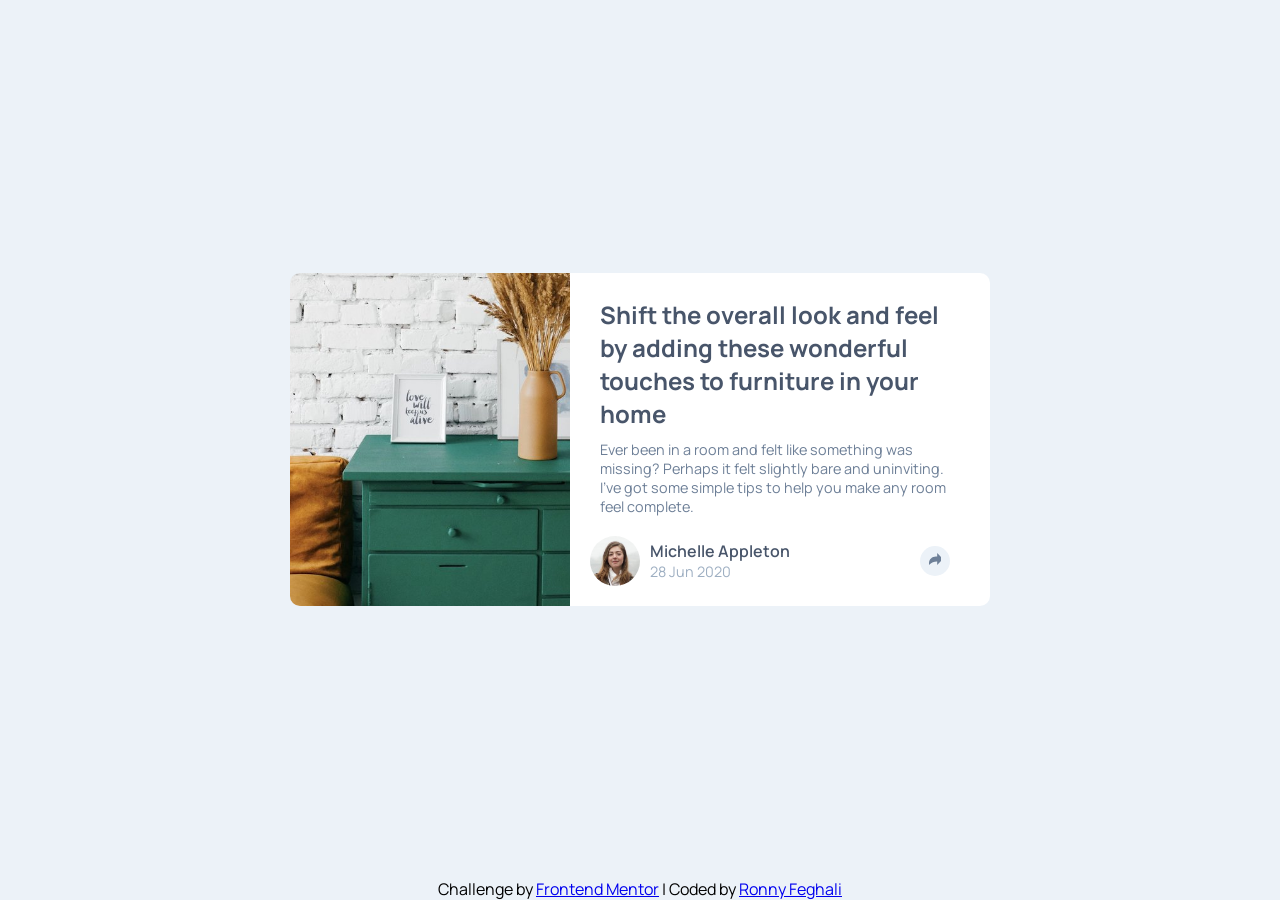
<file: article-preview-component-master/index.html>
<!DOCTYPE html>
<html lang="en">
  <head>
    <meta charset="UTF-8">
    <meta name="viewport" content="width=device-width, initial-scale=1.0"> <!-- displays site properly based on user's device -->
    <link rel="preconnect" href="https://fonts.googleapis.com">
    <link rel="preconnect" href="https://fonts.gstatic.com" crossorigin>
    <link href="https://fonts.googleapis.com/css2?family=Manrope:wght@200..800&display=swap" rel="stylesheet">
    <link rel="icon" type="image/png" sizes="32x32" href="./images/favicon-32x32.png">
    <link rel="stylesheet" href="style.css">
    <script defer src="./script.js"></script>  
    <title>Frontend Mentor | Article preview component</title>

  </head>
  <body>

    <main>
      <section class="container">

        <article class="image">
          <img src="./images/drawers.jpg" alt="Green drawers with flowers">
        </article>

        <article class="description">
          <h1 class="title">
            Shift the overall look and feel by adding these wonderful 
            touches to furniture in your home
          </h1>
          <p class="excerpt">
            Ever been in a room and felt like something was missing? Perhaps 
            it felt slightly bare and uninviting. I’ve got some simple tips 
            to help you make any room feel complete.
          </p>

          <div class="personal-info">
            <div class="avatar">
              <img src="./images/avatar-michelle.jpg">
            </div>
            <div class="name-and-date">
              <p class="name">Michelle Appleton</p>
              <p class="publish-date">28 Jun 2020</p>
            </div>

            <div class="share-btn">
              <img src="./images/icon-share.svg" alt="circle with arrow">
              <div class="share-popup">
                <span>SHARE</span>
                <a href="#"><img src="./images/icon-facebook.svg" alt="Facebook icon"></a>
                <a href="#"><img src="./images/icon-twitter.svg" alt="Twitter icon"></a>
                <a href="#"><img src="./images/icon-pinterest.svg" alt="Pinterest icon"></a>
                <div class="share-btn share-btn--close">
                  <img src="./images/icon-share.svg" alt="Share icon">
                </div>
              </div>
            </div>
            
          </div>
        </article>

      </section>
    </main>

    <footer class="attribution">
      Challenge by <a href="https://www.frontendmentor.io?ref=challenge">Frontend Mentor</a>
      <span class="separator">|</span> 
      Coded by <a href="#">Ronny Feghali</a>
    </footer>

  </body>
</html>
</file>
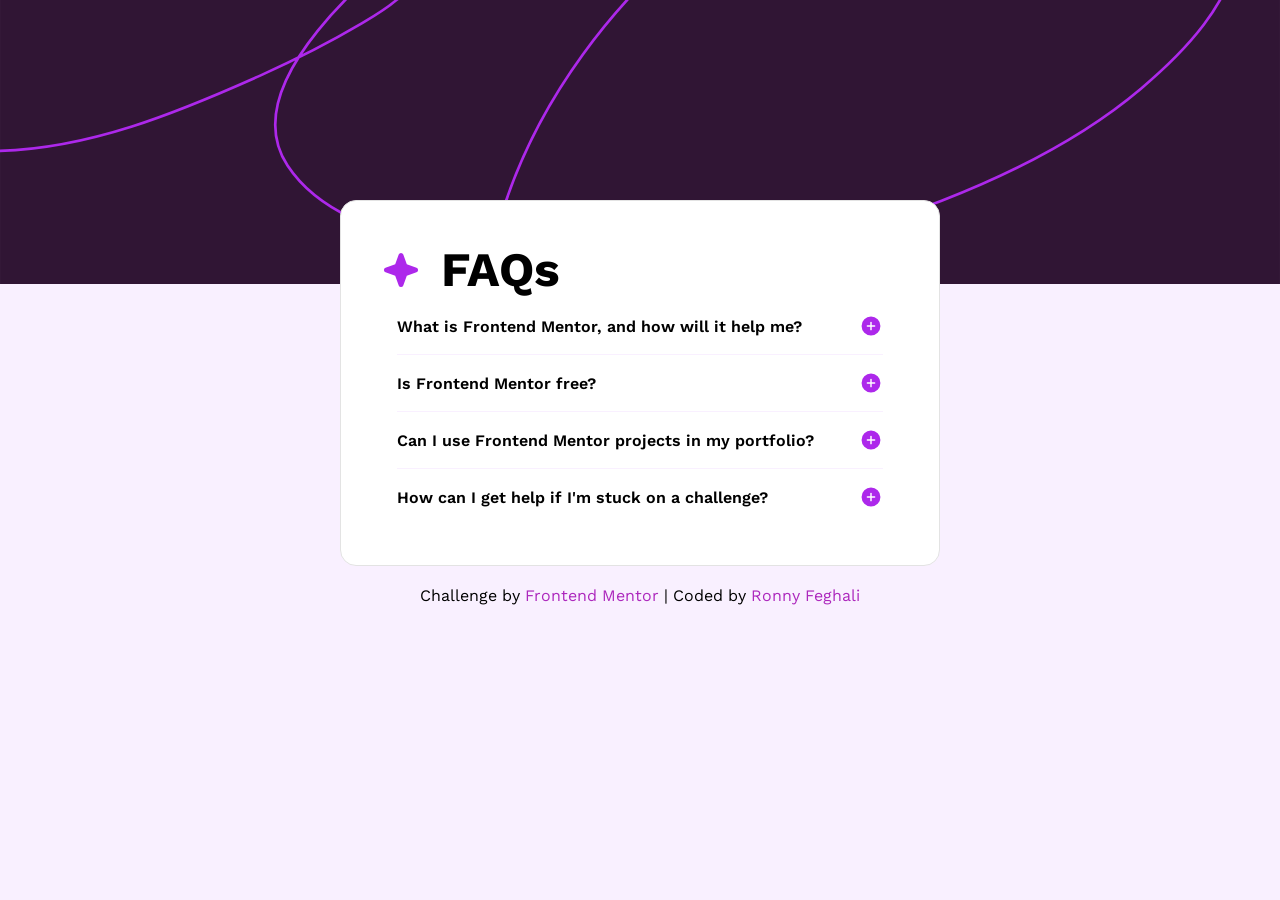
<file: faq-accordion-main/index.html>
<!DOCTYPE html>
<html lang="en">
  <head>
    <meta charset="UTF-8">
    <meta name="viewport" content="width=device-width, initial-scale=1.0"> <!-- displays site properly based on user's device -->
    <link rel="preconnect" href="https://fonts.googleapis.com">
    <link rel="preconnect" href="https://fonts.gstatic.com" crossorigin>
    <link href="https://fonts.googleapis.com/css2?family=Work+Sans:ital,wght@0,100..900;1,100..900&display=swap" rel="stylesheet">
    <link rel="icon" type="image/png" sizes="32x32" href="./assets/images/favicon-32x32.png">
    <link rel="stylesheet" href="style.css">
    <script defer src="script.js"></script>
    <title>Frontend Mentor | FAQ accordion</title>

  </head>
  <body>
    <section class="card">

      <div class="header">
        <img src="./assets/images/icon-star.svg" alt="star icon" class="star">
        <h1 class="title">FAQs</h1>
      </div>

      <div class="accordion">
        <button class="accordion-header">
          What is Frontend Mentor, and how will it help me?
          <span class="icon">
            <img src="./assets/images/icon-minus.svg" alt="icon open" class="icon-open">
            <img src="./assets/images/icon-plus.svg" alt="icon closed" class="icon-closed">
          </span>
        </button>
        <div class="accordion-body">
          <div class="accordion-body-inner">
            Frontend Mentor offers realistic coding challenges to help developers improve their 
            frontend coding skills with projects in HTML, CSS, and JavaScript. It's suitable for 
            all levels and ideal for portfolio building.
          </div>
        </div>
      </div>

      <div class="divider"></div>

      <div class="accordion">
        <button class="accordion-header">
          Is Frontend Mentor free?
          <span class="icon">
            <img src="./assets/images/icon-minus.svg" alt="icon open" class="icon-open">
            <img src="./assets/images/icon-plus.svg" alt="icon closed" class="icon-closed">
          </span>
        </button>
        <div class="accordion-body">
          <div class="accordion-body-inner">
            Yes, Frontend Mentor offers both free and premium coding challenges, with the free 
            option providing access to a range of projects suitable for all skill levels.      
          </div>
        </div>
      </div>

      <div class="divider"></div>

      <div class="accordion">
        <button class="accordion-header">
          Can I use Frontend Mentor projects in my portfolio?
          <span class="icon">
            <img src="./assets/images/icon-minus.svg" alt="icon open" class="icon-open">
            <img src="./assets/images/icon-plus.svg" alt="icon closed" class="icon-closed">
          </span>
        </button>
        <div class="accordion-body">
          <div class="accordion-body-inner">
            Yes, you can use projects completed on Frontend Mentor in your portfolio. It's an excellent
            way to showcase your skills to potential employers!
          </div>
        </div>
      </div>

      <div class="divider"></div>

      <div class="accordion">
        <button class="accordion-header">
          How can I get help if I'm stuck on a challenge?
          <span class="icon">
            <img src="./assets/images/icon-minus.svg" alt="icon open" class="icon-open">
            <img src="./assets/images/icon-plus.svg" alt="icon closed" class="icon-closed">
          </span>
        </button>
        <div class="accordion-body">
          <div class="accordion-body-inner">
            The best place to get help is inside Frontend Mentor's Discord community. There's a help 
            channel where you can ask questions and seek support from other community members.      
          </div>
        </div>
      </div>
  
    </section>

    
    <footer class="attribution">
      Challenge by <a href="https://www.frontendmentor.io?ref=challenge">Frontend Mentor</a> 
      <span>|</span>
      Coded by <a href="#">Ronny Feghali</a>
    </footer>
  </body>
</html>
</file>
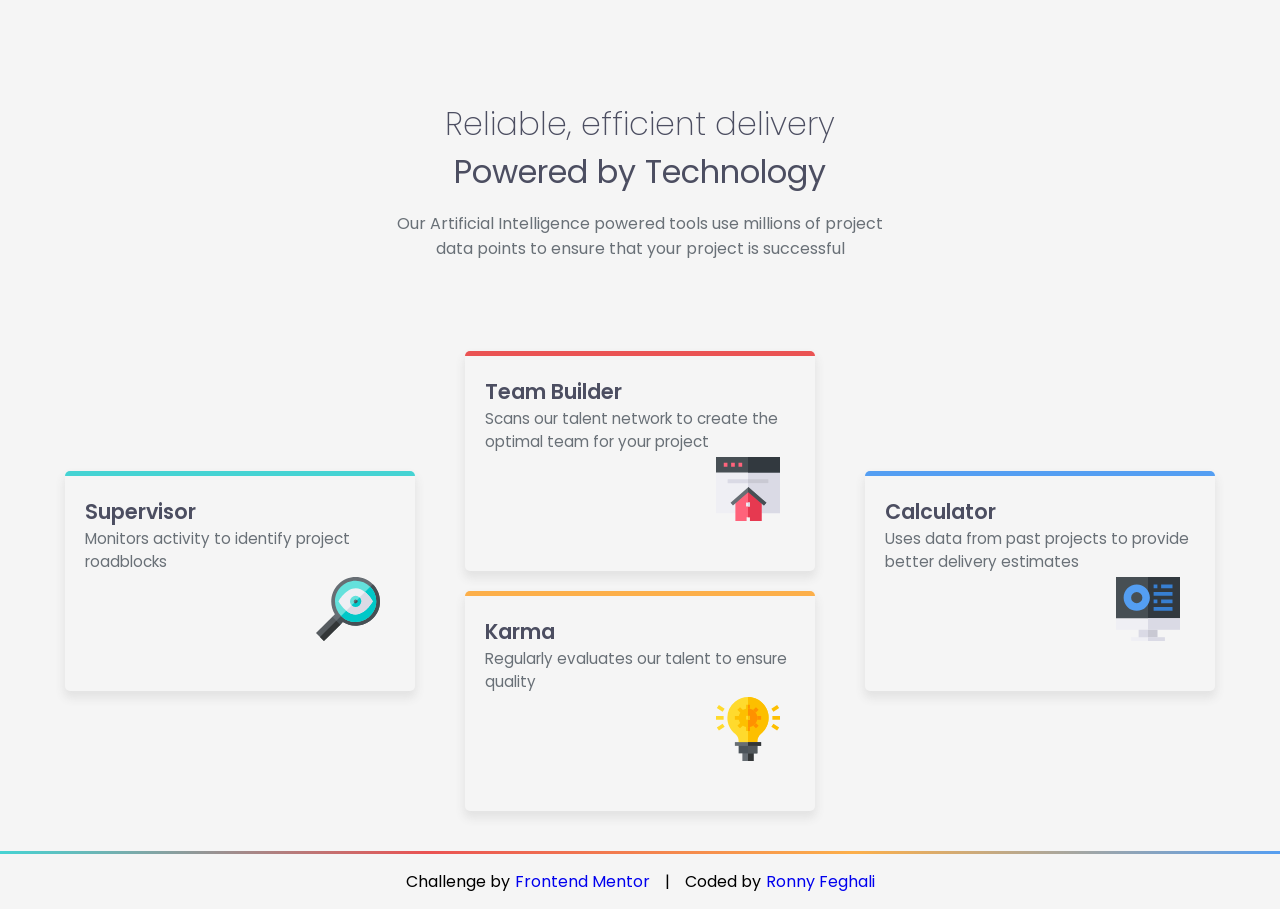
<file: four-card-feature-section-master/index.html>
<!DOCTYPE html>
<html lang="en">
<head>
  <meta charset="UTF-8">
  <meta name="viewport" content="width=device-width, initial-scale=1.0"> <!-- displays site properly based on user's device -->

  <link rel="icon" type="image/png" sizes="32x32" href="./images/favicon-32x32.png">
  <link rel="preconnect" href="https://fonts.googleapis.com">
  <link rel="preconnect" href="https://fonts.gstatic.com" crossorigin>
  <link href="https://fonts.googleapis.com/css2?family=Poppins:ital,wght@0,100;0,200;0,300;0,400;0,500;0,600;0,700;0,800;0,900;1,100;1,200;1,300;1,400;1,500;1,600;1,700;1,800;1,900&display=swap" rel="stylesheet">
  <link rel="stylesheet" href="style.css">
  <title>Frontend Mentor | Four card feature section</title>

</head>
<body>
  <main>

    <header>
      <h1 class="title">Reliable, efficient delivery</h1>
      <p class="tagline">Powered by Technology</p>
      <p class="desc">
        Our Artificial Intelligence powered tools use millions of project data points 
        to ensure that your project is successful
      </p>
    </header>

    <section class="cards-section">

      <article class="card" id="supervisor-card">
        <h3>Supervisor</h3>
        <p>
          Monitors activity to identify project roadblocks
        </p>
        <img src="images/icon-supervisor.svg" alt="magnifying-glass-icon">
      </article>

      <article class="center-cards">
        <article class="card" id="team-builder-card">
          <h3>Team Builder</h3>
          <p>
            Scans our talent network to create the optimal team for your project
          </p>
          <img src="images/icon-team-builder.svg" alt="team-builder-icon">
        </article>

        <article class="card" id="karma-card">
          <h3>Karma</h3>
          <p>
            Regularly evaluates our talent to ensure quality
          </p>
          <img src="images/icon-karma.svg" alt="lightbulb-icon">
        </article>
      </article>

      <article class="card" id="calc-card">
        <h3>Calculator</h3>
        <p>
          Uses data from past projects to provide better delivery estimates
        </p>
        <img src="images/icon-calculator.svg" alt="analytics-screen-icon">
      </article>

    </section>
  </main>
  
  <footer class="attribution">
    Challenge by <a href="https://www.frontendmentor.io?ref=challenge">Frontend Mentor</a>
    <span class="separator">|</span>Coded by <a href="#">Ronny Feghali</a>
  </footer>
</body>
</html>
</file>
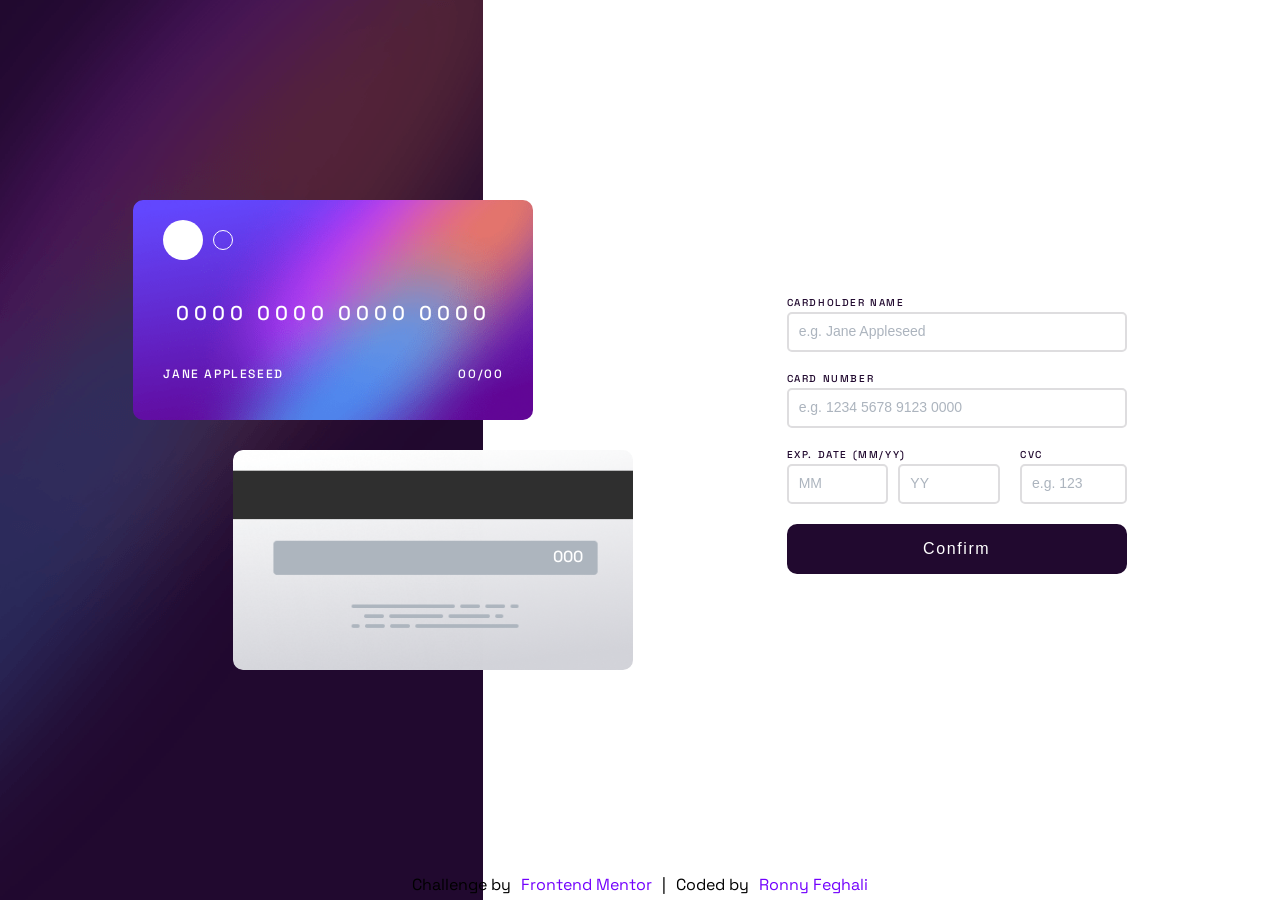
<file: interactive-card-details-form-main/index.html>
<!DOCTYPE html>
<html lang="en">
  <head>
    <meta charset="UTF-8">
    <meta name="viewport" content="width=device-width, initial-scale=1.0"> <!-- displays site properly based on user's device -->
    <link rel="preconnect" href="https://fonts.googleapis.com">
    <link rel="preconnect" href="https://fonts.gstatic.com" crossorigin>
    <link href="https://fonts.googleapis.com/css2?family=Space+Grotesk:wght@300..700&display=swap" rel="stylesheet">
    <link rel="icon" type="image/png" sizes="32x32" href="./images/favicon-32x32.png">
    <link rel="stylesheet" href="style.css">
    <title>Frontend Mentor | Interactive card details form</title>

  </head>
  <body>

    <main>

      <section class="cards-container">
        <div class="card-front">
          <div class="decorative">
            <div id="circle-white"></div>
            <div id="circle-empty"></div>
          </div>
          <p id="card-number"></p>
          <div class="name-and-exp">
            <p id="card-name"></p>
            <p id="card-exp-date"></p>
          </div>
        </div>

        <div class="card-back">
          <p id="card-back-placeholder"></p>
        </div>
      </section>

        <div class="form-container">
          <form novalidate name="card-form">
            <div class="field-group">
              <label for="name" class="card-holder">cardholder name</label>
              <input
                type="text"
                id="name"
                name="name"
                placeholder="e.g. Jane Appleseed"
                required
              >
              <span class="error-msg" id="error-name"></span>
            </div>

            <div class="field-group">
              <label for="card-nr">card number</label>
              <input
                type="text"
                id="card-nr"
                name="card-nr"
                placeholder="e.g. 1234 5678 9123 0000"
                required
              >
              <span class="error-msg" id="error-card-nr"></span>
            </div>

            <div class="exp-cvc-row">
              <fieldset>
                <legend>Exp. Date (MM/YY)</legend>
                <div class="exp-inputs">
                  <div>
                    <label for="exp-month" class="sr-only">Month</label>
                    <input type="text" id="exp-month" name="exp-month" placeholder="MM">
                  </div>
                  <div>
                    <label for="exp-year" class="sr-only">Year</label>
                    <input type="text" id="exp-year" name="exp-year" placeholder="YY">
                  </div>
                </div>
                <span class="error-msg" id="error-exp"></span>
              </fieldset>

              <div class="cvc-group">
                <label for="cvc">CVC</label>
                <input
                  type="text"
                  id="cvc"
                  name="cvc"
                  placeholder="e.g. 123"
                  required
                >
                <span class="error-msg" id="error-cvc"></span>
              </div>
            </div>

            <button class="confirm-btn">Confirm</button>
          </form>

          <div class="completed-state" id="completed-state">
            <div class="checkmark-circle">
              <svg xmlns="http://www.w3.org/2000/svg" width="24" height="24" viewBox="0 0 32 32">
                <path fill="none" stroke="white" stroke-width="3" stroke-linecap="round" stroke-linejoin="round" d="M6 16l7 7L26 9"/>
              </svg>
            </div>
            <h2>THANK YOU!</h2>
            <p>We've added your card details</p>
            <button class="continue-btn" id="continue-btn">Continue</button>
          </div>
        </div>
    </main>
    
    <footer class="attribution">
      Challenge by <a href="https://www.frontendmentor.io?ref=challenge">Frontend Mentor</a>
      <span id="separator">|</span>
      Coded by <a href="#">Ronny Feghali</a>
    </footer>

    <script src="script.js"></script>
  </body>
</html>
</file>
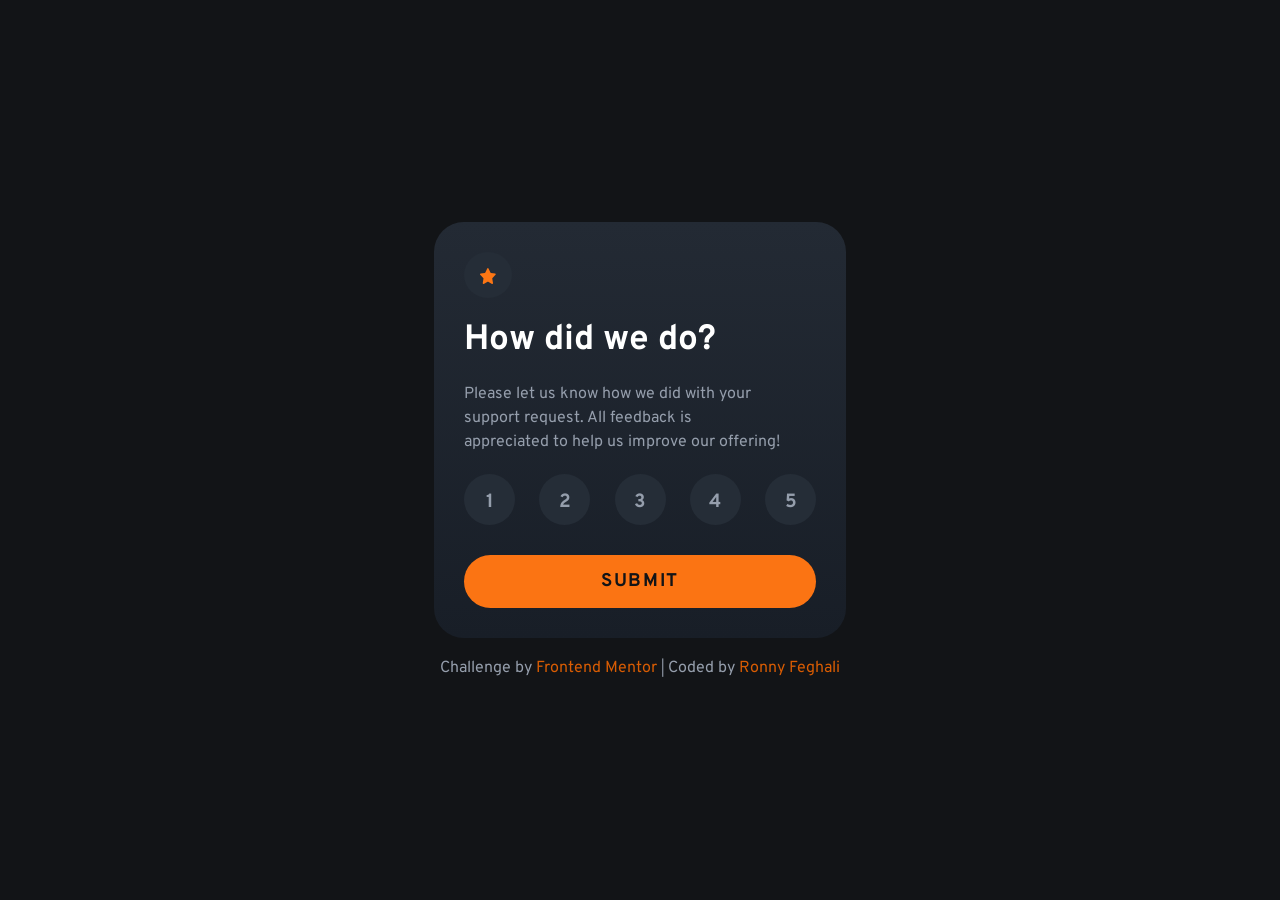
<file: interactive-rating-component-main/index.html>
<!DOCTYPE html>
<html lang="en">
  <head>
    <meta charset="UTF-8">
    <meta name="viewport" content="width=device-width, initial-scale=1.0"> <!-- displays site properly based on user's device -->
    <link rel="preconnect" href="https://fonts.googleapis.com">
    <link rel="preconnect" href="https://fonts.gstatic.com" crossorigin>
    <link href="https://fonts.googleapis.com/css2?family=Overpass:ital,wght@0,100..900;1,100..900&display=swap" rel="stylesheet">
    <link rel="stylesheet" href="style.css">
    <link rel="icon" type="image/png" sizes="32x32" href="./images/favicon-32x32.png">
    <script defer src="script.js"></script>
    <title>Frontend Mentor | Interactive rating component</title>

  </head>
  <body>

    <!-- Rating state start -->
    <section class="rating-state state-container">
      <div class="icon-container">
        <img src="./images/icon-star.svg" alt="star" class="icon-star">
      </div>
        <h1 class="title-one">
        How did we do?
      </h1>
      <p class="feedback-prompt">
        Please let us know how we did with your support request. All feedback is appreciated 
        to help us improve our offering!
      </p>

      <div class="buttons-container">
        <button class="rating-btn" id="one">1</button>
        <button class="rating-btn" id="two">2</button>
        <button class="rating-btn" id="three">3</button>
        <button class="rating-btn" id="four">4</button>
        <button class="rating-btn" id="five">5</button>
      </div>
    
      <div class="submit-btn">
        <button class="submit">
          Submit
        </button>
      </div>
    </section>
    <!-- Rating state end -->

    <!-- Thank you state start -->

    <section class="thank-you-state state-container">
      <div class="image">
        <img src="./images/illustration-thank-you.svg" alt="thank you" class="illustration">
      </div>
      <div class="user-selection">
        <p id="user-selection">
          You selected <span id="user-rating">4</span> out of 5
        </p>
      </div>
      <h2 class="title-two">
        Thank you!
      </h2>
  
      <p class="feedback-confirmation">
        We appreciate you taking the time to give a rating. If you ever need more support, 
        don’t hesitate to get in touch!
      </p>
    </section>
    <!-- Thank you state end -->

    
    <footer class="attribution">
      Challenge by <a href="https://www.frontendmentor.io?ref=challenge">Frontend Mentor</a> 
      <span>|</span>
      Coded by <a href="#">Ronny Feghali</a>
    </footer>
  </body>
</html>
</file>
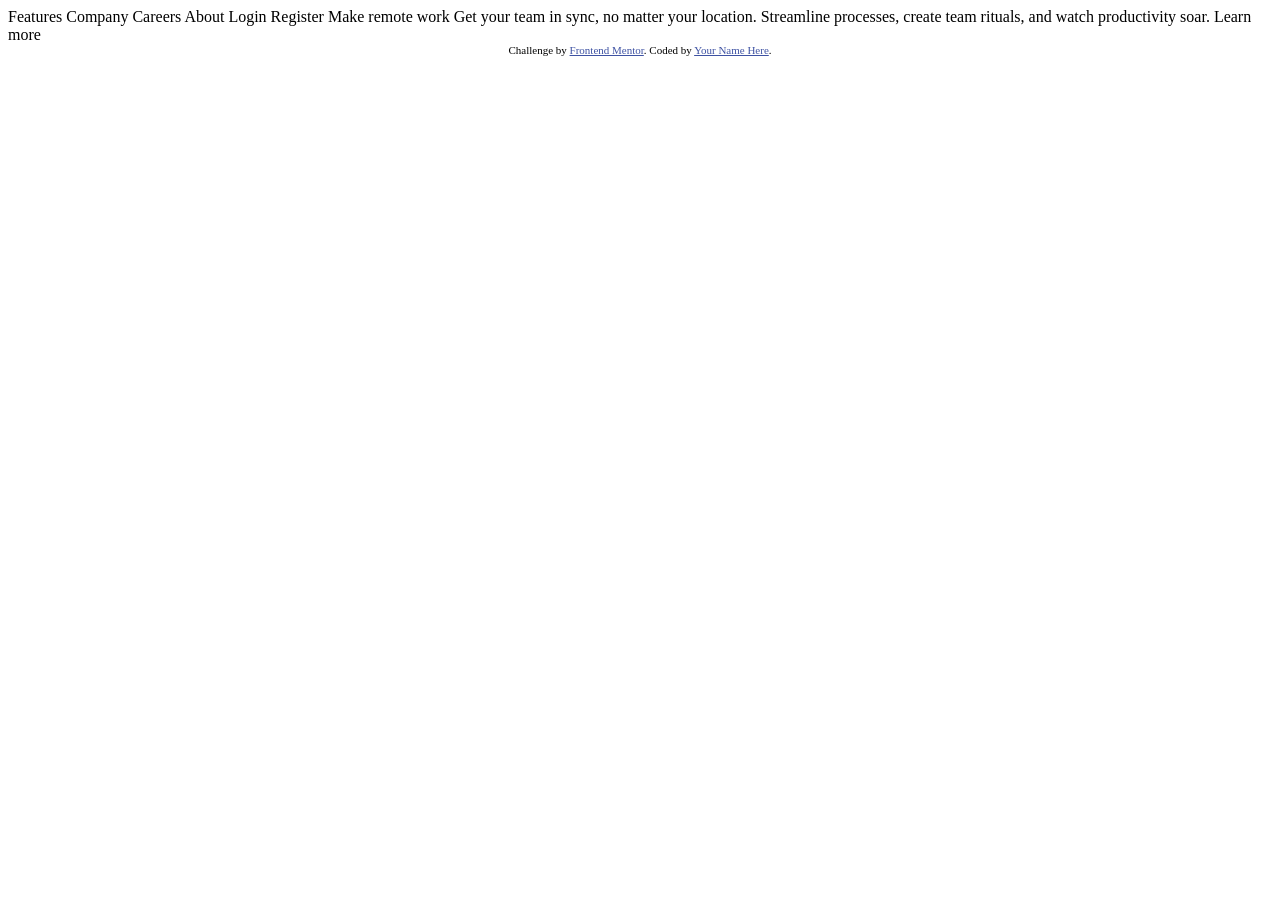
<file: intro-section-with-dropdown-navigation-main/index.html>
<!DOCTYPE html>
<html lang="en">
<head>
  <meta charset="UTF-8">
  <meta name="viewport" content="width=device-width, initial-scale=1.0"> <!-- displays site properly based on user's device -->

  <link rel="icon" type="image/png" sizes="32x32" href="./images/favicon-32x32.png">
  
  <title>Frontend Mentor | Intro section with dropdown navigation</title>

  <!-- Feel free to remove these styles or customise in your own stylesheet 👍 -->
  <style>
    .attribution { font-size: 0.6875rem; text-align: center; }
    .attribution a { color: hsl(228, 45%, 44%); }
  </style>
</head>
<body>

  Features
  Company
  Careers
  About

  Login
  Register

  Make remote work

  Get your team in sync, no matter your location. Streamline processes, 
  create team rituals, and watch productivity soar.

  Learn more
  
  <footer class="attribution">
    Challenge by <a href="https://www.frontendmentor.io?ref=challenge">Frontend Mentor</a>. 
    Coded by <a href="#">Your Name Here</a>.
  </footer>
</body>
</html>
</file>
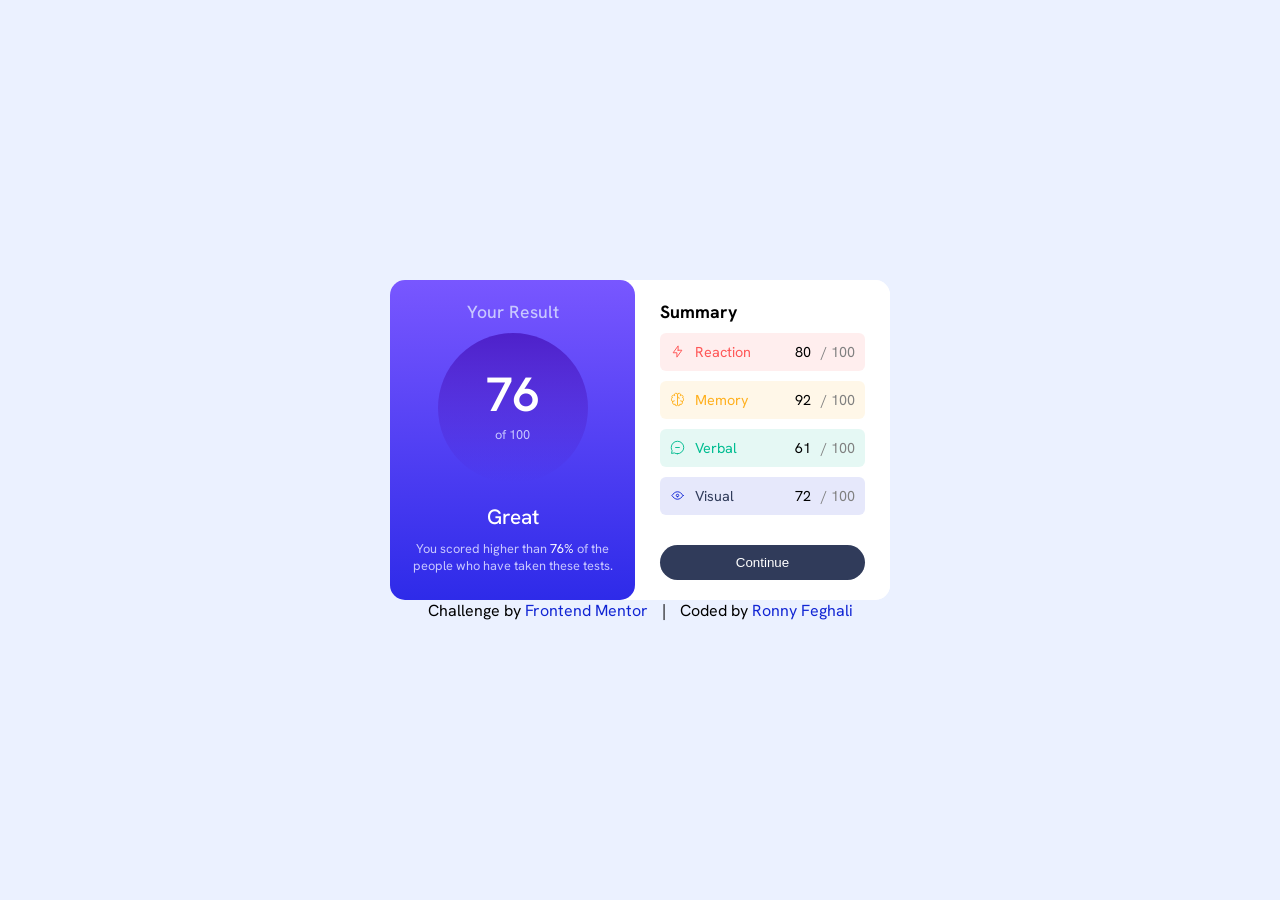
<file: results-summary-component-main/index.html>
<!DOCTYPE html>
<html lang="en">
<head>
  <meta charset="UTF-8">
  <meta name="viewport" content="width=device-width, initial-scale=1.0"> <!-- displays site properly based on user's device -->

  <link rel="icon" type="image/png" sizes="32x32" href="./assets/images/favicon-32x32.png">
  <link rel="preconnect" href="https://fonts.googleapis.com">
  <link rel="preconnect" href="https://fonts.gstatic.com" crossorigin>
  <link href="https://fonts.googleapis.com/css2?family=Hanken+Grotesk:ital,wght@0,100..900;1,100..900&display=swap" rel="stylesheet">
  <link rel="stylesheet" href="style.css">
  <title>Frontend Mentor | Results summary component</title>

</head>
<body>

  <main>
    <section class="results">
      <h3 class="your-result">Your Result</h3>
      <div class="circle">
        <p class="score">76</p>
        <p class="max-score">of 100</p>
      </div>
      <div>
        <h3 class="result-title">Great</h3>
        <p class="result-description">
          You scored higher than <span class="percentage-score">65%</span> of the people who have taken these tests.
        </p>
      </div>
    </section>

    <section class="summary">
      <h2 class="summary-title">Summary</h2>

      <div class="reaction-title summary-section">
        <img src="assets/images/icon-reaction.svg" alt="flash icon">
        <p class="reaction">Reaction</p>
        <p class="reaction-nums">0</p><span class="max-score-two"> / 100</span>
      </div>

      <div class="memory-title summary-section">
        <img src="assets/images/icon-memory.svg" alt="brain icon">
        <p class="memory">Memory</p>
        <p class="memory-nums">0</p><span class="max-score-two"> / 100</span>
      </div>

      <div class="verbal-title summary-section">
        <img src="assets/images/icon-verbal.svg" alt="speach bubble icon">
        <p class="verbal">Verbal</p>
        <p class="verbal-nums">0</p><span class="max-score-two"> / 100</span>
      </div>

      <div class="visual-title summary-section">
        <img src="assets/images/icon-visual.svg" alt="eye icon">
        <p class="visual">Visual</p>
        <p class="visual-nums">0</p><span class="max-score-two"> / 100</span>
      </div>

      <button class="continue-btn" aria-label="continue button">Continue</button>
    </section>
  </main>
  
  <footer class="attribution">
    Challenge by <a href="https://www.frontendmentor.io?ref=challenge">Frontend Mentor</a>
    <span class="separator">|</span>
    Coded by <a href="#">Ronny Feghali</a>
  </footer>

  <script src="script.js"></script>
</body>
</html>
</file>
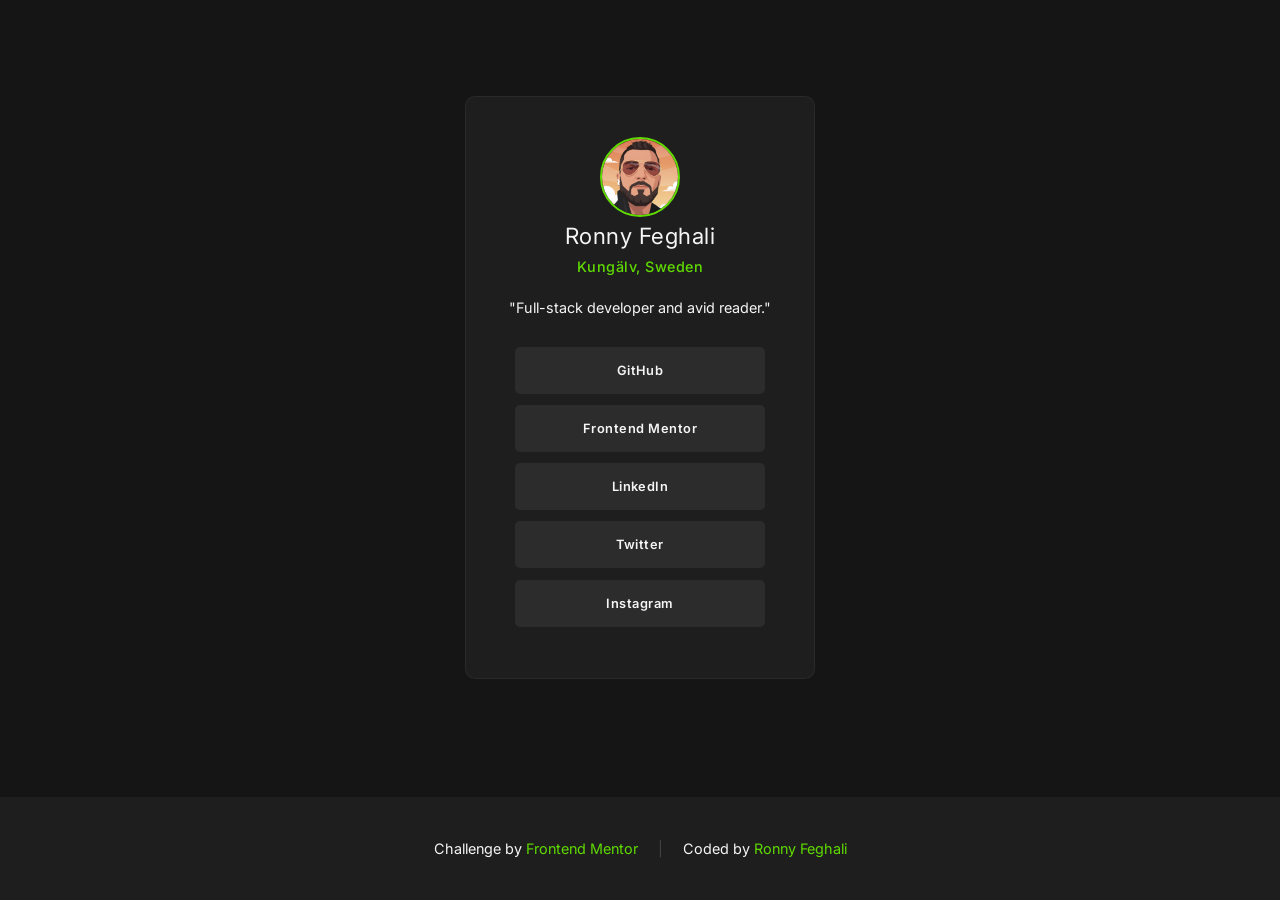
<file: social-links-profile-main/index.html>
<!DOCTYPE html>
<html lang="en">
  <head>
    <meta charset="UTF-8">
    <meta name="viewport" content="width=device-width, initial-scale=1.0"> <!-- displays site properly based on user's device -->
    <link rel="stylesheet" href="index.css">
    <link rel="icon" type="image/png" sizes="32x32" href="./assets/images/favicon-32x32.png">
    <link rel="preconnect" href="https://fonts.googleapis.com">
    <link rel="preconnect" href="https://fonts.googleapis.com">
    <link rel="preconnect" href="https://fonts.gstatic.com" crossorigin>
    <link href="https://fonts.googleapis.com/css2?family=Inter:ital,opsz,wght@0,14..32,100..900;1,14..32,100..900&display=swap" rel="stylesheet">
    <title>Frontend Mentor | Social links profile</title>
  </head>
  <body>

    <section class="card-container">
      <div class="profile">
        <img src="images/me.png" alt="profile">
        <h2 class="name">
          Ronny Feghali
        </h2>
        <p class="location">
          Kungälv, Sweden
        </p>
        <p class="role">"Full-stack developer and avid reader."</p>
      </div>

      <nav class="nav-btns">
        <ul>
          <li>
            <a href="#">
              GitHub
            </a>
          </li>

          <li>
            <a href="#">
              Frontend Mentor
            </a>
          </li>

          <li>
            <a href="#">
              LinkedIn
            </a>
          </li>

          <li>
            <a href="#">
              Twitter
            </a>
          </li>

          <li>
            <a href="#">
              Instagram
            </a>
          </li>
        </ul>
      </nav>
    </section>

    <footer class="attribution">
      <p>
        Challenge by <a href="https://www.frontendmentor.io?ref=challenge">Frontend Mentor</a> 
        <span class="separator">|</span>
        Coded by <a href="#">Ronny Feghali</a>
      </p>
    </footer>

  </body>
</html>
</file>
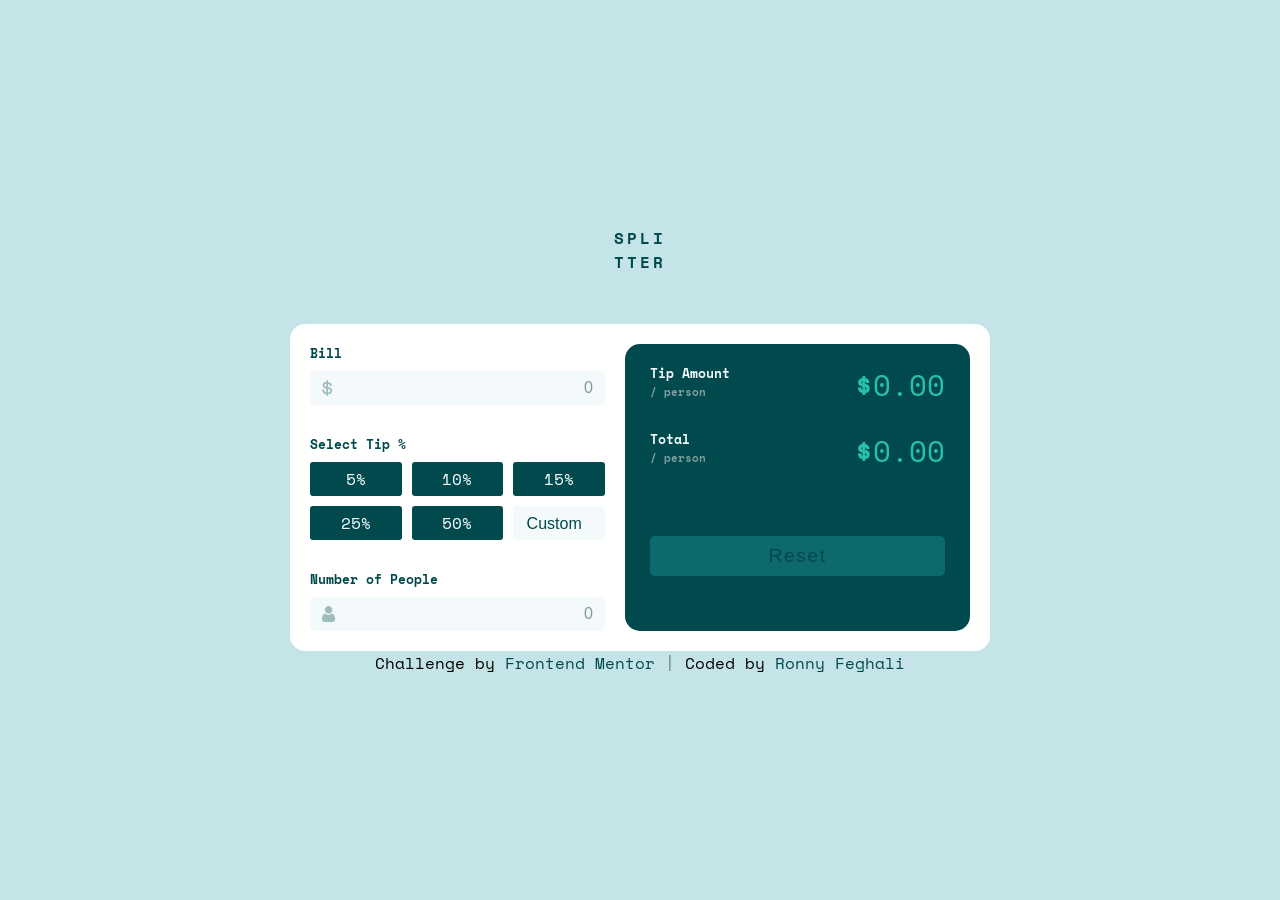
<file: tip-calculator-app-main/index.html>
<!DOCTYPE html>
<html lang="en">
  <head>
    <meta charset="UTF-8">
    <meta name="viewport" content="width=device-width, initial-scale=1.0">
    <link rel="preconnect" href="https://fonts.googleapis.com">
    <link rel="preconnect" href="https://fonts.gstatic.com" crossorigin>
    <link href="https://fonts.googleapis.com/css2?family=Space+Mono:ital,wght@0,400;0,700;1,400;1,700&display=swap" rel="stylesheet">
    <link rel="icon" type="image/png" sizes="32x32" href="./images/favicon-32x32.png">
    <link rel="stylesheet" href="style.css">
    <title>Frontend Mentor | Tip calculator app</title>
  </head>

  <body>

    <!-- App Title -->
    <div class="app-title">
      <h1>SPLI</h1>
      <h1>TTER</h1>
    </div>

    <main class="main-container">
      <section class="calculator-container">

        <!-- ===================== LEFT PANEL ===================== -->
        <div class="left-panel">

          <!-- Bill Input -->
          <div class="titles">
            <h3 class="bill-title">Bill</h3>
          </div>
          <div class="input-wrapper top-wrapper">
            <img src="./images/icon-dollar.svg" alt="Dollar icon" class="input-icon">
            <input
              type="text"
              id="bill"
              class="bill-field"
              placeholder="0"
              required
            >
          </div>

          <!-- Tip Buttons -->
          <h3 class="tip-title">Select Tip %</h3>
          <div class="tip-container">
            <button class="tip-btn" id="tip-5" data-tip="5">5%</button>
            <button class="tip-btn" id="tip-10" data-tip="10">10%</button>
            <button class="tip-btn" id="tip-15" data-tip="15">15%</button>
            <button class="tip-btn" id="tip-25" data-tip="25">25%</button>
            <button class="tip-btn" id="tip-50" data-tip="50">50%</button>
            <input type="text" class="tip-custom" id="tip-custom" placeholder="Custom">
          </div>

          <!-- Number of People Input -->
          <div class="titles">
            <h3 class="people-title">Number of People</h3>
            <h3 class="not-zero">Can't be zero</h3>
          </div>
          <div class="input-wrapper">
            <img src="./images/icon-person.svg" alt="Person icon" class="input-icon">
            <input
              type="text"
              id="people"
              class="people-field"
              placeholder="0"
              required
            >
          </div>

        </div>
        <!-- =================== END LEFT PANEL =================== -->

        <!-- ==================== RIGHT PANEL ==================== -->
        <div class="right-panel">

          <!-- Tip Amount -->
          <div class="tip-wrapper">
            <div class="tip-wrapper-top">
              <h3 class="amount-title">Tip Amount</h3>
              <h4 class="per-person">/ person</h4>
            </div>
            <div class="amount-wrapper">
              <p class="total-amount" id="tip-per-person">0.00</p>
            </div>
          </div>

          <!-- Total -->
          <div class="total-wrapper">
            <div class="tip-wrapper-bottom">
              <h3 class="total-title">Total</h3>
              <h4 class="per-person">/ person</h4>
            </div>
            <div class="amount-wrapper">
              <p class="total-amount" id="total-per-person">0.00</p>
            </div>
          </div>

          <!-- Reset Button -->
          <button class="reset-btn">Reset</button>

        </div>
        <!-- ================== END RIGHT PANEL ================== -->

      </section>
    </main>

    <!-- Footer -->
    <footer class="attribution">
      Challenge by <a href="https://www.frontendmentor.io?ref=challenge">Frontend Mentor</a>
      <span class="separator">|</span>
      Coded by <a href="#">Ronny Feghali</a>
    </footer>

    <script src="script.js"></script>
  </body>
</html>
</file>
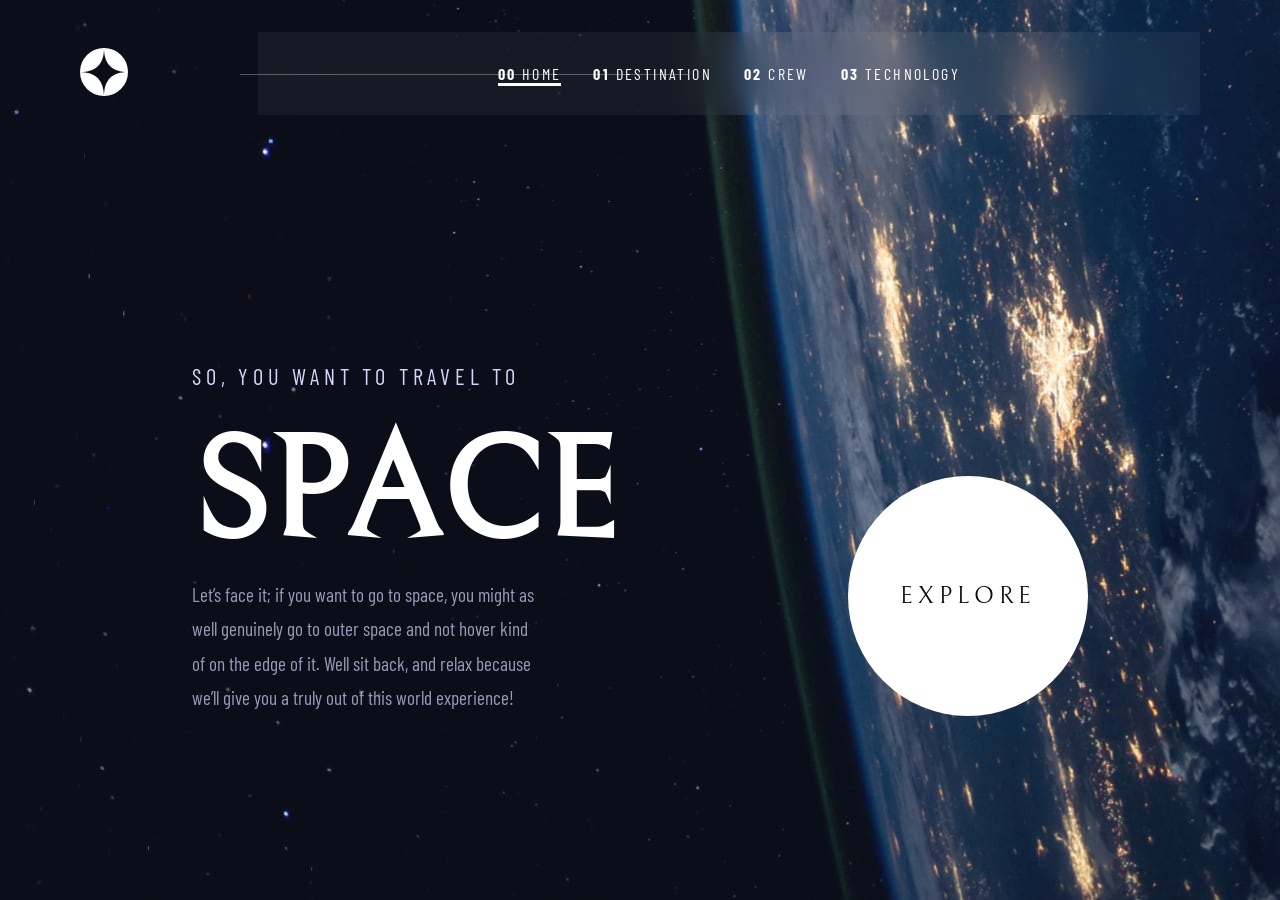
<file: space-tourism-website-main/starter-code/index.html>
<!DOCTYPE html>
<html lang="en" class="home">
  <head>
    <meta charset="UTF-8">
    <meta name="viewport" content="width=device-width, initial-scale=1.0">
    <link rel="preconnect" href="https://fonts.googleapis.com">
    <link rel="preconnect" href="https://fonts.gstatic.com" crossorigin>
    <link href="https://fonts.googleapis.com/css2?family=Barlow+Condensed:ital,wght@0,100;0,200;0,300;0,400;0,500;0,600;0,700;0,800;0,900;1,100;1,200;1,300;1,400;1,500;1,600;1,700;1,800;1,900&family=Bellefair&display=swap" rel="stylesheet">
    <link rel="stylesheet" href="style.css">
    <link rel="icon" type="image/png" sizes="32x32" href="./assets/favicon-32x32.png">
    
    <title>Frontend Mentor | Space tourism website</title>
  </head>
  <body>

    <header>
      <a href="index.html"><img src="./assets/shared/logo.svg" alt="logo" class="logo"></a>
      <nav class="nav-top">
        <ul>
          <li class="home"><a href="index.html"><span>00</span> Home</a></li>
          <li class="destination"><a href="destination.html"><span>01</span> Destination</a></li>
          <li class="crew"><a href="crew.html"><span>02</span> Crew</a></li>
          <li class="technology"><a href="technology.html"><span>03</span> Technology</a></li>
        </ul>
      </nav>
    </header>

    <main>
      <div class="hero-content">
        <p class="hero-label">So, you want to travel to</p>
        <h1>Space</h1>
        <p class="hero-description">
          Let’s face it; if you want to go to space, you might as well genuinely go to 
          outer space and not hover kind of on the edge of it. Well sit back, and relax 
          because we’ll give you a truly out of this world experience!
        </p>
      </div>
      <a href="#" class="btn-explore">Explore</a>
    </main>


    <script src="script.js"></script>
  </body>
</html>
</file>
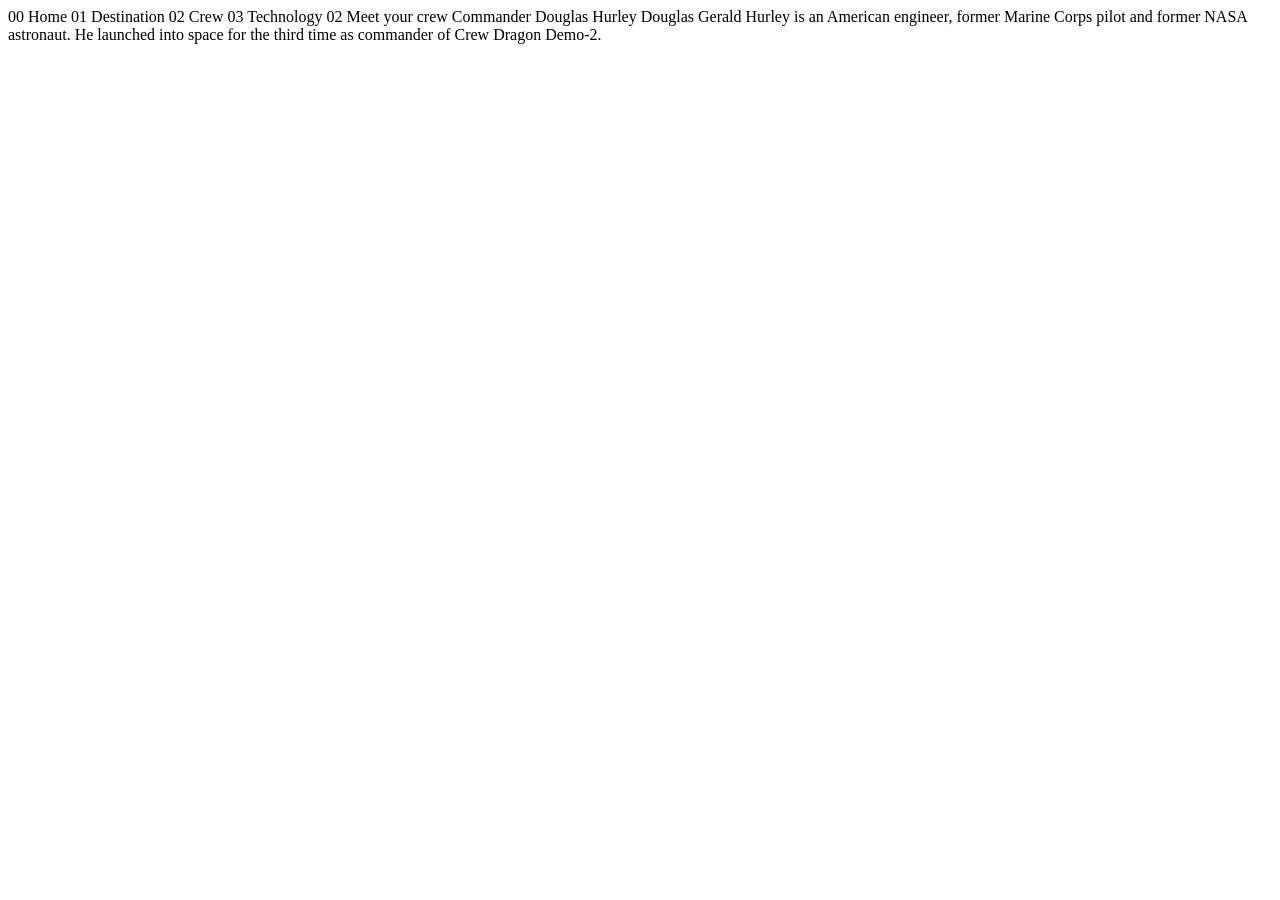
<file: space-tourism-website-main/starter-code/crew-commander.html>
<!DOCTYPE html>
<html lang="en">
<head>
  <meta charset="UTF-8">
  <meta name="viewport" content="width=device-width, initial-scale=1.0">

  <link rel="icon" type="image/png" sizes="32x32" href="./assets/favicon-32x32.png">
  
  <title>Frontend Mentor | Space tourism website</title>
</head>
<body>

  00 Home
  01 Destination
  02 Crew
  03 Technology

  02 Meet your crew

  Commander
  Douglas Hurley

  Douglas Gerald Hurley is an American engineer, former Marine Corps pilot 
  and former NASA astronaut. He launched into space for the third time as 
  commander of Crew Dragon Demo-2.
</body>
</html>
</file>
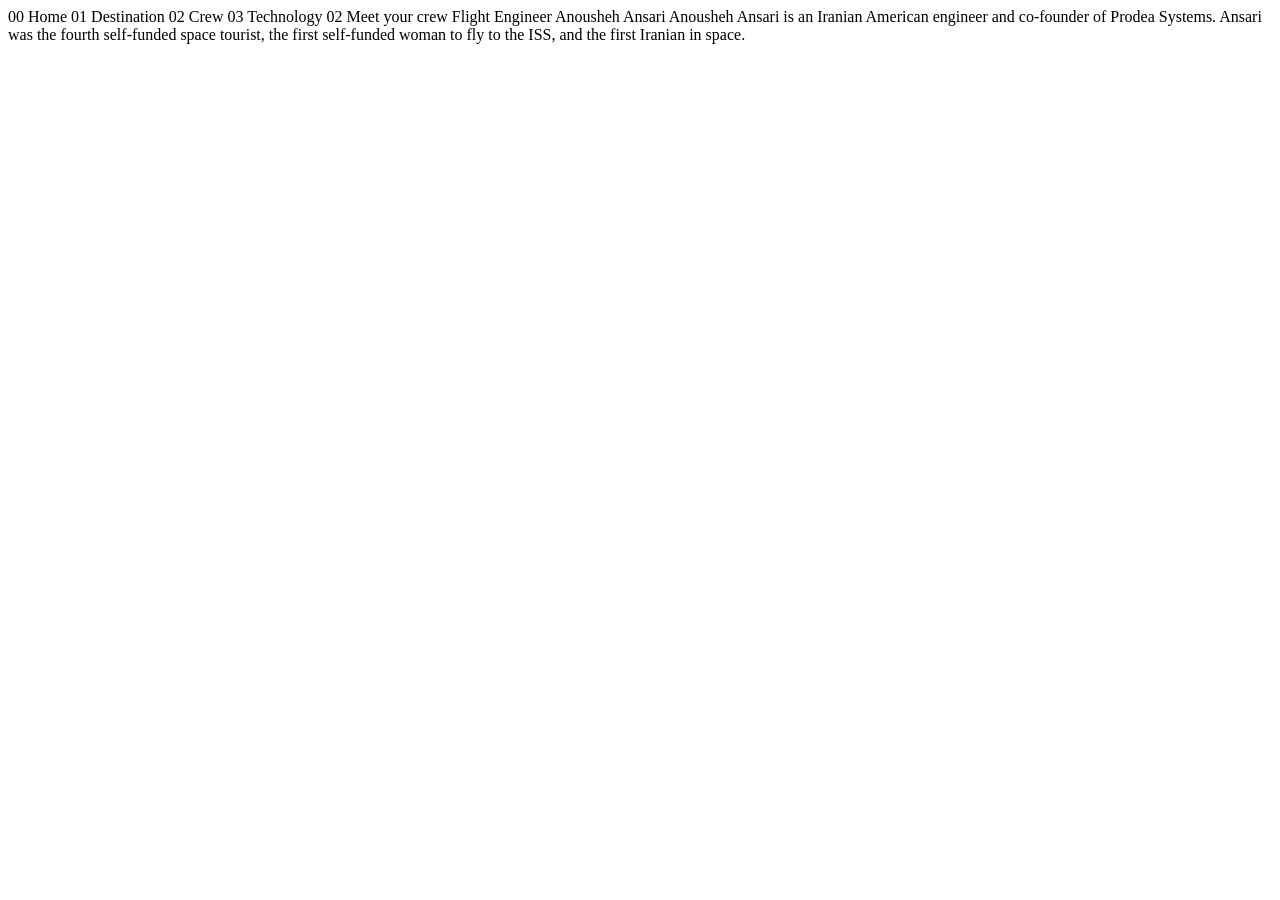
<file: space-tourism-website-main/starter-code/crew-engineer.html>
<!DOCTYPE html>
<html lang="en">
<head>
  <meta charset="UTF-8">
  <meta name="viewport" content="width=device-width, initial-scale=1.0">

  <link rel="icon" type="image/png" sizes="32x32" href="./assets/favicon-32x32.png">
  
  <title>Frontend Mentor | Space tourism website</title>
</head>
<body>

  00 Home
  01 Destination
  02 Crew
  03 Technology

  02 Meet your crew

  Flight Engineer
  Anousheh Ansari

  Anousheh Ansari is an Iranian American engineer and co-founder of Prodea Systems. 
  Ansari was the fourth self-funded space tourist, the first self-funded woman to 
  fly to the ISS, and the first Iranian in space. 
</body>
</html>
</file>
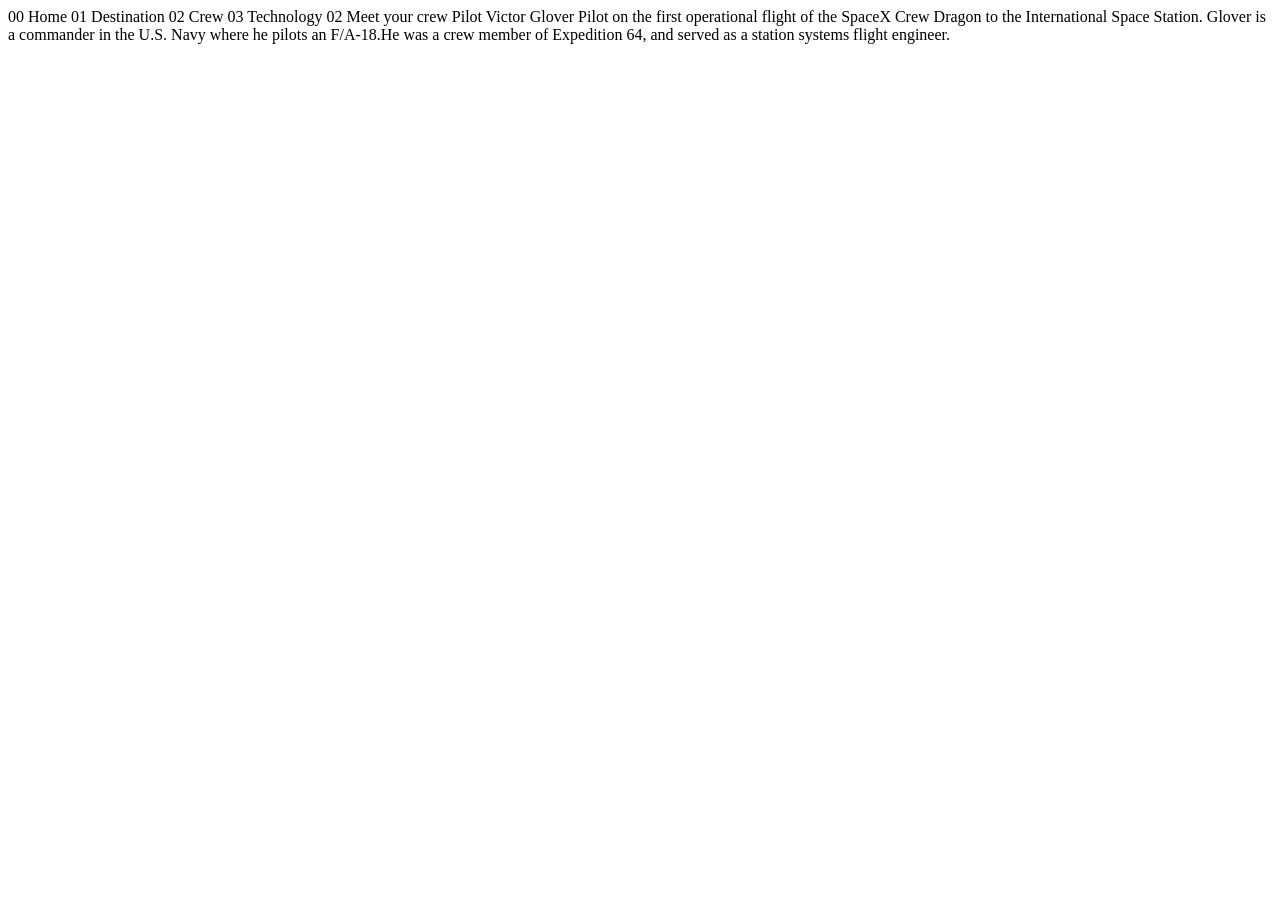
<file: space-tourism-website-main/starter-code/crew-pilot.html>
<!DOCTYPE html>
<html lang="en">
<head>
  <meta charset="UTF-8">
  <meta name="viewport" content="width=device-width, initial-scale=1.0">

  <link rel="icon" type="image/png" sizes="32x32" href="./assets/favicon-32x32.png">
  
  <title>Frontend Mentor | Space tourism website</title>
</head>
<body>

  00 Home
  01 Destination
  02 Crew
  03 Technology

  02 Meet your crew

  Pilot
  Victor Glover

  Pilot on the first operational flight of the SpaceX Crew Dragon to the 
  International Space Station. Glover is a commander in the U.S. Navy where 
  he pilots an F/A-18.He was a crew member of Expedition 64, and served as a 
  station systems flight engineer. 
</body>
</html>
</file>
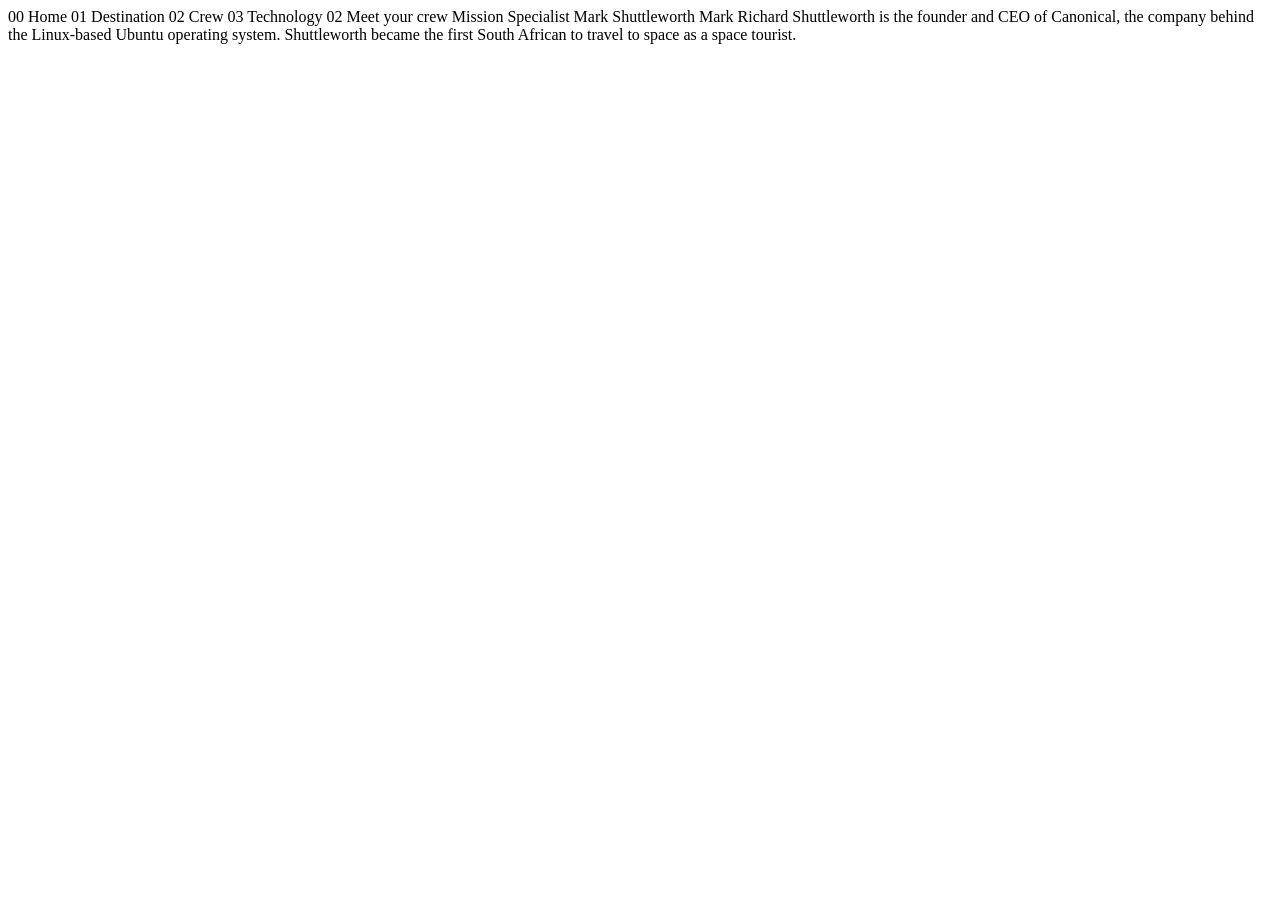
<file: space-tourism-website-main/starter-code/crew-specialist.html>
<!DOCTYPE html>
<html lang="en">
<head>
  <meta charset="UTF-8">
  <meta name="viewport" content="width=device-width, initial-scale=1.0">

  <link rel="icon" type="image/png" sizes="32x32" href="./assets/favicon-32x32.png">
  
  <title>Frontend Mentor | Space tourism website</title>
</head>
<body>

  00 Home
  01 Destination
  02 Crew
  03 Technology

  02 Meet your crew

  Mission Specialist
  Mark Shuttleworth

  Mark Richard Shuttleworth is the founder and CEO of Canonical, the company behind 
  the Linux-based Ubuntu operating system. Shuttleworth became the first South 
  African to travel to space as a space tourist.
</body>
</html>
</file>
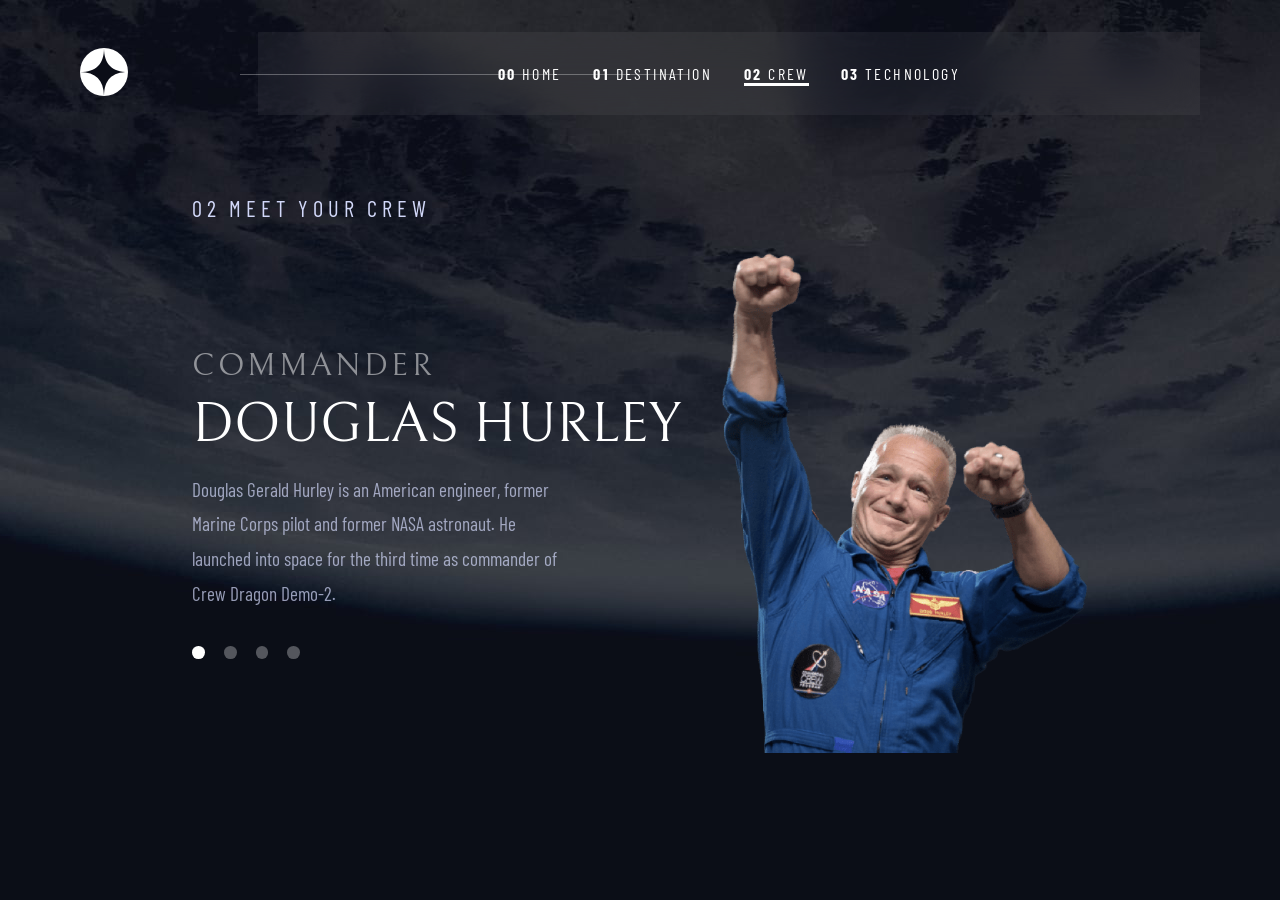
<file: space-tourism-website-main/starter-code/crew.html>
<!DOCTYPE html>
<html lang="en" class="crew">
  <head>
    <meta charset="UTF-8">
    <meta name="viewport" content="width=device-width, initial-scale=1.0">
    <link rel="preconnect" href="https://fonts.googleapis.com">
    <link rel="preconnect" href="https://fonts.gstatic.com" crossorigin>
    <link href="https://fonts.googleapis.com/css2?family=Barlow+Condensed:ital,wght@0,100;0,200;0,300;0,400;0,500;0,600;0,700;0,800;0,900;1,100;1,200;1,300;1,400;1,500;1,600;1,700;1,800;1,900&family=Bellefair&display=swap" rel="stylesheet">
    <link rel="stylesheet" href="style.css">
    <link rel="icon" type="image/png" sizes="32x32" href="./assets/favicon-32x32.png">
    
    <title>Crew</title>
  </head>
  <body>
    <header>
      <a href="index.html"><img src="./assets/shared/logo.svg" alt="logo" class="logo"></a>
      <nav class="nav-top">
        <ul>
          <li class="home"><a href="index.html"><span>00</span> Home</a></li>
          <li class="destination"><a href="destination.html"><span>01</span> Destination</a></li>
          <li class="crew"><a href="crew.html"><span>02</span> Crew</a></li>
          <li class="technology"><a href="technology.html"><span>03</span> Technology</a></li>
        </ul>
      </nav>
    </header>

    <main>
        <h2 class="crew-title">02 MEET YOUR CREW</h2>
        <div class="crew-content">

            <div class="crew-info">
                <p id="crew-role"></p>
                <h3 id="crew-name"></h3>
                <p id="crew-bio"></p>
                <div id="crew-dots">
                    <button class="active"></button>
                    <button></button>
                    <button></button>
                    <button></button>
                </div>
            </div>

            <div class="crew-image">
                <img src="./assets/crew/image-douglas-hurley.png" id="crew-img">
            </div>

        </div>
    </main>

    <script src="script.js"></script>
  </body>
</html>
</file>
<file: article-preview-component-master/style.css>
/* =========================================
   VARIABLES
   ========================================= */
:root {
    /* Font Family */
    --font-fam: "Manrope", sans-serif;
    --font-color: var(--very-dark-grayish-blue);

    /* Colors */
    --very-dark-grayish-blue: hsl(217, 19%, 35%);
    --desaturated-dark-blue: hsl(214, 17%, 51%);
    --grayish-blue: hsl(212, 23%, 69%);
    --light-grayish-blue: hsl(210, 46%, 95%);
}


/* =========================================
   RESET
   ========================================= */
* {
    margin: 0;
    padding: 0;
    box-sizing: border-box;
}


/* =========================================
   LAYOUT
   ========================================= */
body {
    background-color: var(--light-grayish-blue);
    display: flex;
    flex-direction: column;
    justify-content: center;
    align-items: center;
    min-height: 100vh;
    font-family: var(--font-fam);
}

main {
    display: flex;
    justify-content: center;
    align-items: center;
    flex: 1;
    color: var(--font-color);
}

.container {
    display: flex;
    max-width: 700px;
    border-radius: 10px;
}

.image {
    flex: 0 0 40%;
    overflow: hidden;
    border-radius: 10px 0 0 10px;
}

.description {
    flex: 1;
    background-color: white;
    padding: 20px;
    border-radius: 0 10px 10px 0;
}

.personal-info {
    display: flex;
    align-items: center;
    margin-top: 20px;
    padding-right: 20px;
}


/* =========================================
   IMAGE
   ========================================= */
img {
    width: 100%;
    height: 100%;
    object-fit: cover;
    object-position: left center;
}

.avatar {
    width: 50px;
    height: 50px;
    border-radius: 50%;
    overflow: hidden;
}

.share-btn {
    position: relative;
    width: 30px;
    height: 30px;
    background-color: var(--light-grayish-blue);
    border-radius: 50%;
    margin-left: auto;
}

.share-btn > img {
    position: absolute;
    top: 25%;
    left: 30%;
    width: 12px;
    height: 12px;
}

.share-btn:hover {
    cursor: pointer;
}


/* =========================================
   SHARE POPUP
   ========================================= */
.share-popup {
    display: none;
    position: absolute;
    bottom: calc(100% + 25px);
    left: 50%;
    transform: translateX(-50%);
    background-color: var(--very-dark-grayish-blue);
    border-radius: 10px;
    padding: 10px 20px;
    align-items: center;
    gap: 12px;
    white-space: nowrap;
}

.share-popup.active {
    display: flex;
}

.share-popup::after {
    content: '';
    position: absolute;
    bottom: -10px;
    left: 50%;
    transform: translateX(-50%);
    width: 0;
    height: 0;
    border-left: 10px solid transparent;
    border-right: 10px solid transparent;
    border-top: 10px solid var(--very-dark-grayish-blue);
}

.share-popup span {
    color: var(--grayish-blue);
    font-size: 0.75rem;
    letter-spacing: 4px;
    text-transform: uppercase;
}

.share-popup img {
    width: 18px;
    height: 18px;
}

.share-btn--close {
    display: none;
}


/* =========================================
   TYPOGRAPHY
   ========================================= */
.title {
    font-size: 1.5rem;
}

.excerpt {
    font-size: 0.9rem;
    color: var(--desaturated-dark-blue);
}

.title,
.excerpt {
    margin: 5px 10px 10px 10px;
}

.name {
    margin-left: 10px;
    font-size: 1rem;
    font-weight: 600;
}

.publish-date {
    margin: 0 0 0 10px;
    color: var(--grayish-blue);
    font-size: 0.9rem;
}


/* =========================================
   MEDIA
   ========================================= */
@media (max-width: 768px) {
    .container {
        flex-direction: column;
        width: 90%;
        overflow: hidden;
    }

    .image {
        flex: none;
        width: 100%;
        height: 200px;
        border-radius: 10px 10px 0 0;
    }

    .description {
        border-radius: 0 0 10px 10px;
        position: relative;
    }

    .share-popup {
        left: -50px;
    }

}
</file>
<file: faq-accordion-main/style.css>
/* ============================================
   VARIABLES
   ============================================ */
:root {
    --white: hsl(0, 100%, 100%);
    --purple-100: hsl(275, 100%, 97%);
    --purple-600: hsl(292, 16%, 49%);
    --purple-950: hsl(292, 42%, 14%);
    --font-family: 'Work Sans', sans-serif;
    --font-weight-regular: 400;
    --font-weight-medium: 600;
    --font-weight-bold: 700;
}

/* ============================================
   GLOBAL RESET
   ============================================ */
* {
    margin: 0;
    padding: 0;
    box-sizing: border-box;
}

/* ============================================
   LAYOUT
   ============================================ */
body {
    display: flex;
    flex-direction: column;
    justify-content: flex-start;
    align-items: center;
    min-height: 100vh;
    background-image: url("./assets/images/background-pattern-desktop.svg");
    background-position: top;
    background-repeat: no-repeat;
    background-size: 100%;
    background-color: var(--purple-100);
}

.card {
    background-color: var(--white);
    border-radius: 16px;
    border: 1px solid #E3E3E3;
    width: 600px;
    padding: 40px 40px;
    margin-top: 200px;
}

/* ============================================
   HEADER SECTION
   ============================================ */
.header {
    display: flex;
    justify-content: flex-start;
    align-items: center;
    gap: 20px;
}

.star {
    width: 40px;
    height: 40px;
}

.title {
    font-family: var(--font-family);
    font-weight: var(--font-weight-bold);
    font-size: 3rem;
}

/* ============================================
   ACCORDION STRUCTURE
   ============================================ */
.accordion {
    border: none;
    max-width: 600px;
    padding: 1rem;
}

.accordion-header {
    width: 100%;
    display: flex;
    justify-content: space-between;
    align-items: center;
    background: none;
    border: none;
    cursor: pointer;
    font-size: 1rem;
    font-family: var(--font-family);
    font-weight: var(--font-weight-medium);
}

.accordion-body {
    max-height: 0;
    line-height: 1.7;
    overflow: hidden;
    transition: max-height 0.5s ease;
}

.accordion-body-inner {
    margin-top: 20px;
    font-family: var(--font-family);
    font-size: 0.9rem;
}

/* ============================================
   ACCORDION ICONS
   ============================================ */
.icon img {
    width: 24px;
    height: 24px;
    transition: transform 0.5s ease;
}

.icon-closed {
    display: block;
}

.icon-open {
    display: none;
}

/* ============================================
   ACCORDION ACTIVE STATE
   ============================================ */
.accordion.open .accordion-body {
    max-height: 120px;
}

.accordion.open .icon-open {
    display: block;
}

.accordion.open .icon-closed {
    display: none;
}

.accordion.open + .divider + .accordion .accordion-header {
    color: #AD28BD;
}

/* ============================================
   DIVIDER
   ============================================ */
.divider {
    border-bottom: 1px solid var(--purple-100);
    margin: 0 1rem;
}

/* ============================================
   FOOTER
   ============================================ */
.attribution {
    font-family: var(--font-family);
    font-size: 1rem;
    margin-top: 20px;
}

.attribution a {
    color: #AD28BD;
    text-decoration: none;
}


@media (max-width: 768px) {
    body {
        background-image: url("./assets/images/background-pattern-mobile.svg");
    }

    .card {
        width: 90%;
        margin-top: 50px;
    }

    .attribution {
        width: 90%;
    }

    .accordion.open .accordion-body {
        max-height: 150px;
    }

    .accordion-header {
        display: flex;
        text-align: left;
    }
}

/* Small tablets */
@media (max-width: 819px) {
    .card {
        width: 90%;
        margin-top: 300px;
    }
}

/* Larger tablets */
@media (min-width: 820px) and (max-width: 1024px) {
    .card {
        width: 90%;
        margin-top: 50px;
    }
}
</file>
<file: four-card-feature-section-master/style.css>
:root {
    /* Primary */
    --red: hsl(0, 78%, 62%);
    --cyan: hsl(180, 62%, 55%);
    --orange: hsl(34, 97%, 64%);
    --blue: hsl(212, 86%, 64%);

    /* Neutral */
    --grey-500: hsl(234, 12%, 34%);
    --grey-400: hsl(212, 6%, 44%);
    --white: hsl(0, 0%, 100%);
}

/* ==========================================
                Resets
========================================== */
*, *::before, *::after {
    margin: 0;
    padding: 0;
    box-sizing: border-box;
    /* outline: 1px solid red !important; */
}

/* ======================================= */

body {
    background-color: var(--white);
    font-family: 'Poppins', sans-serif;
    background-color: whitesmoke;
    min-height: 100vh;
    -webkit-font-smoothing: antialiased;
    margin: 0;
    display: flex;
    flex-direction: column;
}

main {
    display: flex;
    flex-direction: column;
    align-items: center;
    justify-content: flex-start;
    width: 100%;
    flex: 1;
    padding-top: 100px;
}

/* ==========================================
                Header
========================================== */
header {
    display: flex;
    flex-direction: column;
    margin: o auto;
    color: var(--grey-500)
}

.title,
.tagline,
.desc {
    text-align: center;
}

.title {
    font-weight: 200;
}

.tagline {
    font-weight: 400;
    font-size: 2rem;
}

.desc {
    margin-top: 15px;
    width: 500px;
    color: var(--grey-400);
}

h3 {
    color: var(--grey-500);
    font-size: 1.3rem;
    font-weight: 600;
}

/* ==========================================
                Hero
========================================== */
.cards-section {
    display: flex;
    flex-direction: row;
    justify-content: center;
    align-items: center;
    margin-top: 50px;
}

.card {
    position: relative;
    width: 350px;
    height: 220px;
    font-size: 0.95rem;
    color: var(--grey-400);
    box-shadow: 0 6px 10px 1px rgba(71, 71, 71, 0.105);
    border-radius: 5px;
    padding: 20px;
    transition: transform 0.4s ease;
}

.card:hover {
    transform: scale(105%);
    cursor: pointer;
}

.center-cards {
    margin: 20px 50px;
}

#team-builder-card,
#karma-card {
    margin: 20px 0;
}

#team-builder-card {
    border-top: 5px solid var(--red);
}

#karma-card {
    border-top: 5px solid var(--orange);
}

#supervisor-card {
    border-top: 5px solid var(--cyan);
}

#calc-card {
    border-top: 5px solid var(--blue);
}

img {
    position: absolute;
    bottom: 50px;
    right: 35px;
    left: auto;
    top: auto;
}

/* ==========================================
                Footer
========================================== */
footer {
    display: flex;
    flex-direction: row;
    justify-content: center;
    align-items: center;
    padding: 15px 0;
    border-top: 3px solid rgba(83, 83, 83, 0.559);
    border-image: linear-gradient(to right, var(--cyan), var(--red), var(--orange), var(--blue)) 1;
}

footer a {
    text-decoration: none;
    margin-left: 5px;
}

footer a:focus {
    outline: 1px solid gray;
}

.separator {
    margin: 0 15px;
}


/* ====================================
                Mobile
==================================== */
@media (max-width: 600px) {
    body {
        min-height: 100dvh;
        width: 100%;
    }

    main {
        padding-top: 50px;
        padding-bottom: 50px;
    }

    .desc {
        width: 90%;
    }

    .cards-section {
        flex-direction: column;
        align-items: center;
    }

    .center-cards {
        margin: 0;
    }
}
</file>
<file: interactive-card-details-form-main/style.css>
/* ================================
   Custom Properties
   ================================ */
:root {
    --gradient: linear-gradient(hsl(249, 99%, 64%), hsl(278, 94%, 30%));
    --red-400: hsl(0, 100%, 66%);
    --white: hsl(0, 100%, 100%);
    --gray-200: hsl(270, 3%, 87%);
    --gray-400: hsl(212, 12%, 71%);
    --purple-950: hsl(278, 68%, 11%);

    --font-family: 'Space Grotesk', sans-serif;
    --font-size-base: 18px;
    --font-weight-base: 500;
}


/* ================================
   Reset
   ================================ */
* {
    margin: 0;
    padding: 0;
    box-sizing: border-box;
    /* outline: 1px solid red !important; */
}


/* ================================
   Base / Layout
   ================================ */
body {
    display: flex;
    flex-direction: column;
    justify-content: flex-start;
    align-items: flex-start;
    min-height: 100vh;
    font-family: var(--font-family);
    font-size: var(--font-size-base);
    font-weight: var(--font-weight-base);
    background-color: var(--white);
    background-image: url("./images/bg-main-desktop.png");
    background-repeat: no-repeat;
    background-size: contain;
    background-position: 0% 0%;
}

main {
    display: flex;
    justify-content: space-evenly;
    align-items: center;
    flex: 1;
    min-width: 100%;
}


/* ================================
   Cards Section
   ================================ */
.cards-container {
    width: 500px;
}

/* Card Front */
.card-front {
    display: flex;
    flex-direction: column;
    background-image: url("./images/bg-card-front.png");
    background-size: cover;
    width: 400px;
    height: 220px;
    border-radius: 10px;
    margin-bottom: 30px;
    margin-right: auto;
    gap: 40px;
    padding: 20px 30px;
}

.decorative {
    display: flex;
    justify-content: flex-start;
    align-items: center;
    gap: 10px;
}

#circle-white {
    background-color: var(--white);
    width: 40px;
    height: 40px;
    border-radius: 50%;
}

#circle-empty {
    background-color: transparent;
    width: 20px;
    height: 20px;
    border-radius: 50%;
    border: 1px solid var(--white);
}

#card-number {
    font-size: 20px;
    color: var(--white);
    letter-spacing: 0.3rem;
    margin: 0 auto;
}

.name-and-exp {
    display: flex;
    justify-content: space-between;
    align-items: flex-end;
    font-size: 12px;
    color: var(--white);
    letter-spacing: 0.1rem;
}

#card-name {
    text-transform: uppercase;
}

/* Card Back */
.card-back {
    position: relative;
    background-image: url("./images/bg-card-back.png");
    background-size: cover;
    width: 400px;
    height: 220px;
    border-radius: 10px;
    margin-left: auto;
    color: var(--white);
}

#card-back-placeholder {
    position: absolute;
    top: 44%;
    right: 50px;
    font-size: 16px;
}


/* ================================
   Form
   ================================ */
.form-container {
    max-width: 380px;
    width: 100%;
}

form {
    display: flex;
    flex-direction: column;
    gap: 16px;
    padding: 20px;
}

.field-group {
    display: flex;
    flex-direction: column;
}

.sr-only {
    position: absolute;
    width: 1px;
    height: 1px;
    padding: 0;
    margin: -1px;
    overflow: hidden;
    clip: rect(0, 0, 0, 0);
    border: 0;
}

label,
fieldset legend {
    display: block;
    text-transform: uppercase;
    font-size: 10px;
    letter-spacing: 0.1rem;
    color: var(--purple-950);
    margin-bottom: 3px;
}


input {
    width: 100%;
    height: 40px;
    border-radius: 5px;
    border: 2px solid var(--gray-200);
    padding: 0 10px;
}

.error-msg {
    font-size: 11px;
    color: var(--red-400);
    margin-top: 4px;
}

.input-error {
    border-color: var(--red-400);
}

input::placeholder {
    font-size: 14px;
    color: var(--gray-400);
}

fieldset {
    display: flex;
    flex-direction: column;
    border: none;
    flex: 2;
}

.exp-cvc-row {
    display: flex;
    align-items: flex-start;
    gap: 20px;
}

/* grid puts Month label / Year label in row 1, MM input / YY input in row 2 */
.exp-inputs {
    display: grid;
    grid-template-columns: 1fr 1fr;
    gap: 0 10px;
}

.cvc-group {
    display: flex;
    flex-direction: column;
    flex: 1;
}

.confirm-btn,
.continue-btn {
    width: 100%;
    height: 50px;
    background-color: var(--purple-950);
    border-radius: 10px;
    color: var(--white);
    letter-spacing: 0.1rem;
    border: none;
    font-size: 1rem;
    font-weight: 400;
}

.confirm-btn:hover,
.continue-btn:hover {
    cursor: pointer;
    opacity: 0.85;
}


/* ================================
   Completed state
   ================================ */
.completed-state {
    display: none;
    flex-direction: column;
    justify-content: center;
    align-items: center;
}

.checkmark-circle {
    display: flex;
    justify-content: center;
    align-items: center;
    border-radius: 50%;
    width: 50px;
    height: 50px;
    background: var(--gradient);
}

.completed-state h2 {
    font-size: 1.2rem;
    font-weight: 500;
    letter-spacing: 0.05rem;
    color: var(--purple-950);
}

.completed-state p {
    font-size: 0.9rem;
    margin: 15px 0;
    color: var(--gray-400);
    font-weight: 400;
}



/* ================================
   Footer
   ================================ */
footer {
    display: flex;
    justify-content: center;
    align-items: center;
    min-width: 100%;
    font-size: 16px;
    gap: 10px;
    font-weight: 400;
    padding: 5px 0;
}

footer a {
    text-decoration: none;
    color: rgb(114, 1, 253);
}

/* ================================
   Media
   ================================ */
@media (max-width: 768px) {
    main {
        flex-direction: column;
    }

    body {
        background-image: url("./images/bg-main-mobile.png");
        background-size: 100% auto;
        background-position: top;
    }
    
    .cards-container {
        position: relative;
        width: 100%;
        height: 240px;
    }

    .card-front,
    .card-back {
        position: absolute;
        width: 280px;
        height: 154px;
        margin: 0;
    }

    .card-back {
        top: 0;
        right: 5%;
        z-index: 1;
    }

    .card-front {
        top: 100px;
        left: 5%;
        z-index: 2;
    }

    #card-number {
        font-size: 12px;
    }

    .form-container {
        max-width: 100%;
        padding: 0 20px;
    }

}
</file>
<file: interactive-rating-component-main/style.css>
/* ==============================
   CSS Variables
============================== */
:root {
  --color-orange-500: hsl(25, 97%, 53%);
  --color-orange-400: hsl(25, 97%, 43%);
  --color-white: hsl(0, 100%, 100%);
  --color-grey-500: hsl(217, 12%, 63%);
  --color-grey-900: hsl(213, 19%, 18%);
  --color-grey-950: hsl(216, 12%, 8%);

  --font-family: 'Overpass', sans-serif;
  --font-weight-regular: 400;
  --font-weight-bold: 700;
  --font-size-body: 15px;

  --breakpoint-mobile: 375px;
  --breakpoint-desktop: 1440px;
}

/* ==============================
   Global Styles
============================== */
* {
  margin: 0;
  padding: 0;
  box-sizing: border-box;
}

body {
  display: flex;
  flex-direction: column;
  justify-content: center;
  align-items: center;
  min-height: 100vh;
  font-family: var(--font-family);
  font-size: var(--font-size-body);
  font-weight: var(--font-weight-regular);
  background-color: var(--color-grey-950);
}

.state-container {
    width: 412px;
    height: 416px;
    gap: 20px;
    padding: 30px;
    background: linear-gradient(to bottom, #232A34, #181E27);
    border-radius: 30px;
}

/* ==============================
   Rating State - Card Container
============================== */
.rating-state {
  display: flex;
  flex-direction: column;
  justify-content: flex-start;
  align-items: flex-start;
}

/* ==============================
   Rating State - Icon
============================== */
.icon-container {
  position: relative;
  width: 48px;
  height: 48px;
  border-radius: 50%;
  background-color: var(--color-grey-900);
}

.icon-star {
  position: absolute;
  width: 16px;
  height: 16px;
  top: 34%;
  left: 34%;
}

/* ==============================
   Rating State - Typography
============================== */
.title-one,
.title-two {
  font-size: 2.2rem;
  color: var(--color-white);
}

.feedback-prompt {
  font-size: 1rem;
  color: var(--color-grey-500);
  line-height: 1.5;
  max-width: 90%;
}

/* ==============================
   Rating State - Buttons
============================== */
.buttons-container {
  width: 100%;
  display: flex;
  justify-content: space-between;
}

.rating-btn {
  width: 51px;
  height: 51px;
  border-radius: 50%;
  border: none;
  padding-top: 4px;
  background-color: var(--color-grey-900);
  color: var(--color-grey-500);
  font-family: var(--font-family);
  font-size: 1.2rem;
  font-weight: var(--font-weight-bold);
  cursor: pointer;
  transition: 0.3s;
}

.rating-btn:hover {
  background-color: var(--color-white);
  color: var(--color-grey-950);
}

.rating-btn.checked {
  background-color: var(--color-orange-500);
  color: var(--color-grey-950);
}

.submit-btn {
  width: 100%;
  margin-top: 10px;
}

.submit {
  width: 100%;
  padding: 15px;
  background-color: var(--color-orange-500);
  color: var(--color-grey-950);
  border: none;
  border-radius: 30px;
  font-family: inherit;
  font-size: 1.15rem;
  font-weight: var(--font-weight-bold);
  text-transform: uppercase;
  letter-spacing: 0.1rem;
  cursor: pointer;
  transition: 0.3s;
}

.submit:hover {
  background-color: var(--color-white);
}

/* ==============================
   Thank You State - Card Container
============================== */
.thank-you-state {
  display: none;
  flex-direction: column;
  justify-content: center;
  align-items: center;
}

/* ==============================
   Thank You State - Content
============================== */
.image {
  margin-bottom: 15px;
}

.user-selection {
  background-color: var(--color-grey-900);
  padding: 7px 15px;
  border-radius: 20px;
  text-align: center;
}

#user-selection {
  color: var(--color-orange-500);
  font-size: 1rem;
}

.feedback-confirmation {
  font-size: 1rem;
  color: var(--color-grey-500);
  text-align: center;
  line-height: 1.5;
  margin-top: 10px;
}

/* ==============================
   Footer
============================== */
.attribution {
  margin-top: 20px;
  color: var(--color-grey-500);
  font-size: 1rem;
  font-weight: var(--font-weight-regular);
}

.attribution a {
  color: var(--color-orange-400);
  text-decoration: none;
}

.attribution span {
  font-size: 0.8rem;
}


/* ==============================
   Media
============================== */
@media (max-width: 768px) {
    .state-container {
        width: 90%;
    }
}
</file>
<file: results-summary-component-main/style.css>
/* =====================
   Custom Properties
   ===================== */
:root {
  /* Primary */
  --light-red: hsl(0, 100%, 67%);
  --orange-yellow: hsl(39, 100%, 56%);
  --green-teal: hsl(166, 100%, 37%);
  --cobalt-blue: hsl(234, 85%, 45%);

  /* Gradient - Result panel background */
  --light-slate-blue: hsl(252, 100%, 67%);
  --light-royal-blue: hsl(241, 81%, 54%);

  /* Gradient - Score circle */
  --violet-blue: hsla(256, 72%, 46%, 1);
  --persian-blue: hsla(241, 72%, 46%, 0);

  /* Neutral */
  --white: hsl(0, 0%, 100%);
  --pale-blue: hsl(221, 100%, 96%);
  --light-lavender: hsl(241, 100%, 89%);
  --darkgray-blue: hsl(224, 30%, 27%);
}

/* =====================
   Reset
   ===================== */
* {
  margin: 0;
  padding: 0;
  box-sizing: border-box;
}

/* =====================
   Base
   ===================== */
body {
  display: flex;
  flex-direction: column;
  justify-content: center;
  align-items: center;
  min-height: 100vh;
  background-color: var(--pale-blue);
  font-family: 'Hanken Grotesk', sans-serif;
}

/* =====================
   Layout
   ===================== */
main {
  display: flex;
  border-radius: 15px;
  background-color: var(--white);
  width: 500px;
}

.results,
.summary {
  display: flex;
  flex: 1;
  flex-direction: column;
  align-items: center;
  justify-content: flex-start;
  padding: 20px 20px 20px 20px;
  text-align: center;
  border-radius: 15px;
}

/* =====================
   Results Panel
   ===================== */
.results {
  background: linear-gradient(var(--light-slate-blue), var(--light-royal-blue));
}

.circle {
  width: 150px;
  height: 150px;
  background: linear-gradient(var(--violet-blue), var(--persian-blue));
  border-radius: 50%;
  padding: 30px;
  margin: 10px auto;
}

/* =====================
   Summary Panel
   ===================== */
.summary {
  background-color: var(--white);
  gap: 10px;
  padding: 20px 25px;
}

.summary-title {
  margin-right: auto;
  font-size: 1.1rem;

}

.reaction,
.memory,
.verbal,
.visual {
  font-size: 0.9rem;
  margin-right: auto;
}

.reaction {
  color: var(--light-red);
}

.memory {
  color: var(--orange-yellow);
}

.verbal {
  color: var(--green-teal);
}

.visual {
  color: var(--darkgray-blue);
}

.reaction-title {
  background-color: color-mix(in srgb, var(--light-red) 10%, transparent);
}

.memory-title {
  background-color: color-mix(in srgb, var(--orange-yellow) 10%, transparent);
}

.verbal-title {
  background-color: color-mix(in srgb, var(--green-teal) 10%, transparent);
}

.visual-title {
  background-color: color-mix(in srgb, var(--cobalt-blue) 10%, transparent);
}

img {
  width: 15px;
  height: 15px;
}

.summary-section {
  display: flex;
  flex-direction: row;
  justify-content: flex-start;
  align-items: center;
  padding: 10px 10px;
  border-radius: 6px;
  width: 100%;
  gap: 10px;
 }

.continue-btn {
  padding: 10px 10px;
  text-align: center;
  background-color: var(--darkgray-blue);
  color: var(--white);
  border-radius: 20px;
  width: 100%;
  margin-top: 20px;
  border: none;
  cursor: pointer;
  transition: transform 0.2s ease;
 }

.continue-btn:active {
  transform: scale(0.95);
 }


.max-score-two,
.reaction-nums,
.memory-nums,
.verbal-nums,
.visual-nums {
  font-size: 0.9rem;
}

.max-score-two {
  color: gray;
}

/* =====================
   Typography
   ===================== */
.your-result {
  font-size: 1.1rem;
  font-weight: 500;
  color: var(--light-lavender);
}

.score {
  font-size: 3rem;
  font-weight: 600;
  color: var(--white);
}

.max-score {
  font-size: 0.8rem;
  color: var(--light-lavender);
}

.result-title {
  font-size: 1.3rem;
  font-weight: 500;
  margin: 10px 0;
  color: var(--white);
}

.result-description {
  font-size: 0.8rem;
  color: var(--light-lavender);
}

.percentage-score {
  color: var(--white);
}

/* =====================
   Footer
   ===================== */

footer a {
  text-decoration: none;
  color: var(--cobalt-blue);  
}

.separator {
  margin: 0 10px;
}

/* =====================
   Small screens
   ===================== */

@media (max-width: 600px) {
  main {
    flex-direction: column;
    width: 95%;
  }
}
</file>
<file: social-links-profile-main/index.css>
/* ==========================================================================
   Variables
   ========================================================================== */

:root {
    /* Colors */
    --neon-green: rgb(95, 219, 0);
    --dark-bg: rgb(21, 21, 21);
    --card-bg: rgb(30, 30, 30);
    --button-bg: rgba(61, 61, 61, 0.486);
    --text-white: whitesmoke;
    --text-muted: rgb(67, 67, 67);

    /* Spacing & Layout */
    --card-max-width: 350px;
    --transition-speed: 0.4s ease;
}

/* ==========================================================================
   Reset
   ========================================================================== */

* {
    margin: 0;
    padding: 0;
    box-sizing: border-box;
    font-family: "Inter", sans-serif;
    font-optical-sizing: auto;
    font-style: normal;
}

/* ==========================================================================
   Typography
   ========================================================================== */

h2, .location {
    margin: 0.3rem auto;
    letter-spacing: 0.03rem;
}

h2 {
    font-weight: 400;
    font-size: 1.4rem;
    letter-spacing: 0.03rem;
    color: var(--text-white);
}

.location {
    font-weight: 500;
    font-size: 0.9rem;
    color: var(--neon-green);
}

p {
    color: var(--text-white);
    font-size: 0.9rem;
    margin: 1.2rem auto;
}

/* ==========================================================================
   Layout
   ========================================================================== */

body {
    display: flex;
    flex-direction: column;
    justify-content: space-between;
    align-items: center;
    min-height: 100vh;
    background-color: var(--dark-bg);
    padding: 6rem 0 0 0;
}

.profile {
    display: flex;
    flex-direction: column;
    justify-content: center;
    align-items: center;
}

img {
    width: 80px;
    border-radius: 50%;
    border: 2px solid var(--neon-green);
}

/* ==========================================================================
   Components
   ========================================================================== */

.card-container {
    display: flex;
    flex-direction: column;
    align-items: center;
    min-height: 550px;
    width: 100%;
    max-width: var(--card-max-width);
    background-color: var(--card-bg);
    padding: 2.5rem 1.2rem;
    border-radius: 10px;
    border: 1px solid rgb(52, 52, 52, 0.5);
}

ul li {
    display: flex;
    align-items: center;
    justify-content: center;
    list-style-type: none;
    margin: 0.7rem auto;
    width: 250px;
}

ul li a {
    display: block;
    text-align: center;
    padding: 1rem 2rem;
    color: var(--text-white);
    font-size: 0.8rem;
    font-weight: 600;
    letter-spacing: 0.03rem;
    text-decoration: none;
    background: var(--button-bg);
    border-radius: 5px;
    width: 100%;
    transition: background var(--transition-speed);
}

ul li a:hover {
    background: var(--neon-green);
}

ul li a:focus, .attribution a:focus {
    outline: 1px solid var(--neon-green);
    outline-offset: 3px;
}

/* ==========================================================================
   Attribution
   ========================================================================== */

.attribution {
    display: flex;
    align-items: center;
    width: 100%;
    padding: 1.5rem 0;
    background: var(--card-bg);
}

.attribution a {
    color: var(--neon-green);
    text-decoration: none;
}

.separator {
    margin: 0 1rem;
    color: var(--text-muted);
}
</file>
<file: tip-calculator-app-main/style.css>
:root {
    /* Primary */
    --green-400: hsl(172, 67%, 45%);

    /* Neutral */
    --green-900: hsl(183, 100%, 15%);
    --green-800: hsl(183, 79%, 24%);
    --grey-500: hsl(186, 14%, 43%);
    --grey-400: hsl(184, 14%, 56%);
    --grey-200: hsl(185, 41%, 84%);
    --grey-50: hsl(189, 47%, 97%);
    --white: hsl(0, 100%, 100%);

    /* Font */
    --font-ui: 'Space Mono', sans-serif;
}

/* ==================================
            Global Reset
   ================================== */
* {
    margin: 0;
    padding: 0;
    box-sizing: border-box;
}

/* ==================================
              Layout
   ================================== */
body {
    display: flex;
    flex-direction: column;
    justify-content: center;
    align-items: center;
    min-height: 100vh;
    background-color: var(--grey-200);
    font-family: var(--font-ui);
}

.main-container {
    background-color: var(--white);
    padding: 20px;
    border-radius: 15px;
    max-width: 700px;
    width: 100%;
}

.calculator-container {
    display: flex;
    flex-direction: row;
    gap: 20px;
}

.app-title {
    margin-bottom: 50px;
    color: var(--green-900);
    font-weight: 400;
    font-size: 0.5rem;
    letter-spacing: 0.2rem;
}

/* ==================================
              Panels
   ================================== */
.left-panel,
.right-panel {
    flex: 1;
}

.right-panel {
    background-color: var(--green-900);
    border-radius: 15px;
    padding: 20px 25px;
}

/* ==================================
              Labels
   ================================== */
.bill-title,
.tip-title,
.people-title {
    font-size: 0.8rem;
    color: var(--green-900);
    margin-bottom: 8px;
}

.not-zero {
    display: none;
    color: hsl(0, 100%, 35%);
    font-size: 0.8rem;
}

/* ==================================
            Input Fields
   ================================== */
.input-wrapper {
    position: relative;
}

.top-wrapper {
    margin-bottom: 30px;
}

.input-icon {
    position: absolute;
    left: 12px;
    top: 50%;
    transform: translateY(-50%);
}

.bill-field,
.people-field {
    width: 100%;
    padding: 8px 12px 8px 36px;
    text-align: right;
    border-radius: 5px;
    border: none;
    background-color: var(--grey-50);
    font-size: 1rem;
}

.bill-field::placeholder,
.people-field::placeholder {
    color: var(--grey-400);
}

.bill-field:focus,
.people-field:focus {
    outline: 2px solid var(--green-400);
}

.titles {
    display: flex;
    justify-content: space-between;
}

/* ==================================
            Tip Buttons
   ================================== */
.tip-container {
    display: grid;
    grid-template-columns: 1fr 1fr 1fr;
    gap: 10px;
    margin-bottom: 30px;
}

.tip-btn {
    background-color: var(--green-900);
    color: var(--grey-50);
    border: none;
    padding: 5px 15px;
    border-radius: 3px;
    font-family: inherit;
    font-size: 1rem;
    width: 100%;
}

.tip-btn.active {
    background-color: var(--grey-200);
    color: var(--green-900);
}

.tip-btn:hover {
    background-color: var(--grey-200);
    color: var(--green-900);
    cursor: pointer;
}

.tip-custom {
    background-color: var(--grey-50);
    color: var(--green-900);
    border: none;
    text-align: right;
    width: 100%;
    font-size: 1.2rem;
    border-radius: 3px;
    padding-right: 10px;
}

.tip-custom::placeholder {
    text-align: center;
    font-size: 1rem;
    color: var(--green-900);
}

.tip-custom:focus {
    outline: 2px solid var(--green-400);
}

/* ==================================
              Results
   ================================== */
.tip-wrapper,
.total-wrapper {
    display: flex;
    flex-direction: row;
    justify-content: space-between;
}

.tip-wrapper-top {
    margin-bottom: 30px;
}

.tip-wrapper-bottom {
    margin-bottom: 70px;
}

.amount-title,
.total-title {
    font-size: 0.8rem;
    color: var(--grey-50);
}

.per-person {
    color: var(--grey-400);
    font-size: 0.7rem;
}

.total-amount {
    color: var(--green-400);
    font-size: 1.8rem;
}

.total-amount::before {
    content: "$";
    font-weight: 700;
}

/* ==================================
            Reset Button
   ================================== */
.reset-btn {
    width: 100%;
    height: 40px;
    background-color: var(--green-800);
    border: none;
    font-size: 1.2rem;
    letter-spacing: 0.1rem;
    color: var(--green-900);
    border-radius: 5px;
}

.reset-btn:hover {
    background-color: var(--grey-200);
    cursor: pointer;
}

/* ==================================
              Mobile
   ================================== */
@media (max-width: 600px) {
    body {
        justify-content: flex-start;
    }

    .app-title {
        margin: 40px 0 30px;
    }

    .main-container {
        border-radius: 15px 15px 0 0;
        padding: 30px 20px;
        min-height: 100vh;
    }

    .calculator-container {
        flex-direction: column;
    }

    .tip-container {
        grid-template-columns: 1fr 1fr;
    }
}

/* ==================================
            Footer
   ================================== */
footer a {
    text-decoration: none;
    color: var(--green-900);
}

.separator {
    color: var(--grey-500);
}
</file>
<file: space-tourism-website-main/starter-code/style.css>
/* ==================================
          Variables & Reset
   ================================== */
:root {
    /* Colors */
    --color-dark: hsl(230, 35%, 7%);
    --color-light: hsl(231, 77%, 90%);
    --color-white: hsl(0, 0%, 100%);

    /* Fonts */
    --font-serif: 'Bellefair', serif;
    --font-sans: 'Barlow Condensed', sans-serif;
}

* {
    margin: 0;
    padding: 0;
    box-sizing: border-box;
}

/* ==================================
         Layout & Background
   ================================== */
html {
    background-position: bottom center;
    background-size: cover;
    background-repeat: no-repeat;
    background-color: var(--color-dark);
}

html.home        { background-image: url("./assets/home/background-home-desktop.jpg"); }
html.destination { background-image: url("./assets/destination/background-destination-desktop.jpg"); }
html.crew        { background-image: url("./assets/crew/background-crew-desktop.jpg"); }
html.technology  { background-image: url("./assets/technology/background-technology-desktop.jpg"); }

body {
    display: flex;
    flex-direction: column;
    color: var(--color-white);
    font-family: var(--font-sans);
    min-height: 100vh;
}

/* ==================================
            Header & Nav
   ================================== */
header {
    position: relative;
    display: flex;
    justify-content: space-between;
    align-items: center;
    padding: 2rem 5rem;
}

header::after {
    content: "";
    position: absolute;
    height: 1px;
    background: rgba(255, 255, 255, 0.3);
    width: 35%;
    top: 50%;
    left: 240px;
}

.nav-top {
    background: rgba(255, 255, 255, 0.05);
    backdrop-filter: blur(20px);
    padding: 2rem 15rem;
}

.nav-top ul {
    display: flex;
    list-style: none;
    gap: 2rem;
}

.nav-top a {
    color: var(--color-white);
    text-decoration: none;
    text-transform: uppercase;
    letter-spacing: 0.15rem;
}

.nav-top a span {
    font-weight: 700;
}

html.home .nav-top li.home a,
html.destination .nav-top li.destination a,
html.crew .nav-top li.crew a,
html.technology .nav-top li.technology a {
    border-bottom: 3px solid var(--color-white);
}

.nav-top a:hover {
    border-bottom: 3px solid rgba(255, 255, 255, 0.5);
}

/* ==================================
            Home Page
   ================================== */
main {
    display: flex;
    justify-content: space-between;
    align-items: flex-end;
    flex: 1;
    padding: 0 15% 10rem;
    margin-bottom: 1.5rem;
}

.hero-label {
    color: var(--color-light);
    text-transform: uppercase;
    letter-spacing: 0.3rem;
    font-size: 1.4rem;
    margin-bottom: 1.5rem;
}

.hero-content h1 {
    font-family: var(--font-serif);
    text-transform: uppercase;
    font-size: 9rem;
}

.hero-description {
    color: var(--color-light);
    font-size: 1.2rem;
    line-height: 1.8;
    max-width: 350px;
    opacity: 0.7;
}

.btn-explore {
    display: flex;
    justify-content: center;
    align-items: center;
    width: 15rem;
    height: 15rem;
    border-radius: 50%;
    background-color: var(--color-white);
    color: var(--color-dark);
    text-decoration: none;
    text-transform: uppercase;
    letter-spacing: 0.3rem;
    font-family: var(--font-serif);
    font-size: 1.5rem;
}

.btn-explore:hover {
    box-shadow: 0 0 0 3rem rgba(255, 255, 255, 0.1);
}

/* ==================================
          Destination Page
   ================================== */

html.destination main {
    flex-direction: column;
    align-items: flex-start;
    justify-content: flex-start;
    padding: 3rem 15% 5rem;
}

.destination-content {
    display: flex;
    align-items: center;
    gap: 5rem;
}

.destination-title {
    color: var(--color-light);
    text-transform: uppercase;
    letter-spacing: 0.3rem;
    font-size: 1.4rem;
    margin-bottom: 10rem;
    font-weight: 400;
}

.destination-title span {
    font-weight: 700;
    opacity: 0.5;
}

.nav-destination ul {
    display: flex;
    list-style: none;
    gap: 2rem;
    margin-bottom: 2rem;
}

.nav-destination a {
    color: var(--color-white);
    text-decoration: none;
    text-transform: uppercase;
    letter-spacing: 0.2rem;
    font-size: 1rem;
    padding-bottom: 0.5rem;
} 

.nav-destination a.active {
    border-bottom: 3px solid var(--color-white);
}

.nav-destination a:hover {
    border-bottom: 3px solid rgba(255,255,255, 0.5);
}

#destination-name {
    font-family: var(--font-serif);
    font-size: 6rem;
    text-transform: uppercase;
    margin-bottom: 1rem;
}

#destination-description {
    color: var(--color-light);
    line-height: 1.8rem;
    font-size: 1.2rem;
    max-width: 380px;
    margin-bottom: 2rem;
    opacity: 0.7;
}

.destination-info hr {
    border: none;
    border-top: 1px solid rgba(255, 255, 255, 0.2);
    margin-bottom: 2rem;
}

#stats {
    display: flex;
    gap: 3rem;
}

#stats div p:first-child {
    opacity: 0.7;
    color: var(--color-light);
    text-transform: uppercase;
    letter-spacing: 0.2rem;
    font-size: 0.8rem;
    margin-bottom: 0.5rem;
}

#stats div p:last-child {
    font-family: var(--font-serif);
    font-size: 1.8rem;
    text-transform: uppercase;
}

/* ==================================
             Crew Page
   ================================== */
html.crew main {
    flex-direction: column;
    align-items: flex-start;
    justify-content: flex-start;
    padding: 3rem 15% 0;
}

.crew-content {
    display: flex;
    justify-content: space-between;
    align-items: center;
    width: 100%;
}

.crew-title {
    color: var(--color-light);
    text-transform: uppercase;
    letter-spacing: 0.3rem;
    font-size: 1.4rem;
    font-weight: 400;
    margin-bottom: 2rem;
}

#crew-role {
    color: rgba(255, 255, 255, 0.5);
    text-transform: uppercase;
    letter-spacing: 0.2rem;
    font-size: 2rem;
    margin-bottom: 0.5rem;
    font-family: var(--font-serif);
}

#crew-name {
    font-family: var(--font-serif);
    font-size: 3.5rem;
    text-transform: uppercase;
    margin-bottom: 1rem;
    font-weight: 400;
}

#crew-bio {
    color: var(--color-light);
    line-height: 1.8;
    font-size: 1.2rem;
    max-width: 380px;
    margin-bottom: 2rem;
    opacity: 0.7;
}

#crew-dots button {
    width: 0.8rem;
    height: 0.8rem;
    border-radius: 50%;
    border: none;
    background-color: rgba(255, 255, 255, 0.3);
    cursor: pointer;
    margin-right: 1rem;
}

#crew-dots button.active {
    background-color: var(--color-white);
}

.crew-image img {
    height: 500px;
    object-fit: contain;
}

/* ==================================
          Technology Page
   ================================== */
html.technology main {
    flex-direction: column;
    align-items: flex-start;
    justify-content: flex-start;
    padding: 3rem 0 0 15%;
}

.space-launch-content {
    display: flex;
    align-items: center;
    width: 100%;
    gap: 4rem;
}

.space-launch-numbers {
    display: flex;
    flex-direction: column;
    justify-content: center;
    gap: 1.5rem;
}

.space-launch-numbers button {
    display: flex;
    justify-content: center;
    align-items: center;
    width: 60px;
    height: 60px;
    border-radius: 50%;
    border: 1px solid rgba(255, 255, 255, 0.3);
    background-color: transparent;
    color: var(--color-white);
    font-size: 1.8rem;
    font-family: var(--font-serif);
    cursor: pointer;
}

.space-launch-numbers button.active {
    background-color: var(--color-white);
    color: var(--color-dark);
}

.space-launch-image {
    margin-left: auto;
    margin-right: 5rem;
}

.space-launch-numbers button.active {
    background-color: var(--color-white);
    color: var(--color-dark);
}

.space-launch-numbers button:hover {
    border-color: var(--color-white);
    cursor: pointer;
}

#tech-label {
    color: var(--color-light);
    text-transform: uppercase;
    letter-spacing: 0.3rem;
    font-size: 1rem;
    opacity: 0.7;
    margin-bottom: 1rem;
}

#tech-name {
    font-family: var(--font-serif);
    font-size: 3.5rem;
    text-transform: uppercase;
    margin-bottom: 1.5rem;
    font-weight: 400;
}

#tech-description {
    color: var(--color-light);
    line-height: 1.8;
    font-size: 1.2rem;
    max-width: 380px;
    opacity: 0.7;
}

.space-launch-image img {
    width: 450px;
    height: 500px;
    object-fit: cover;
}

.space-launch-title {
    color: var(--color-light);
    text-transform: uppercase;
    letter-spacing: 0.3rem;
    font-size: 1.4rem;
    font-weight: 400;
    margin-bottom: 2rem;
}


/* ==================================
           Media Queries
   ================================== */
</file>
